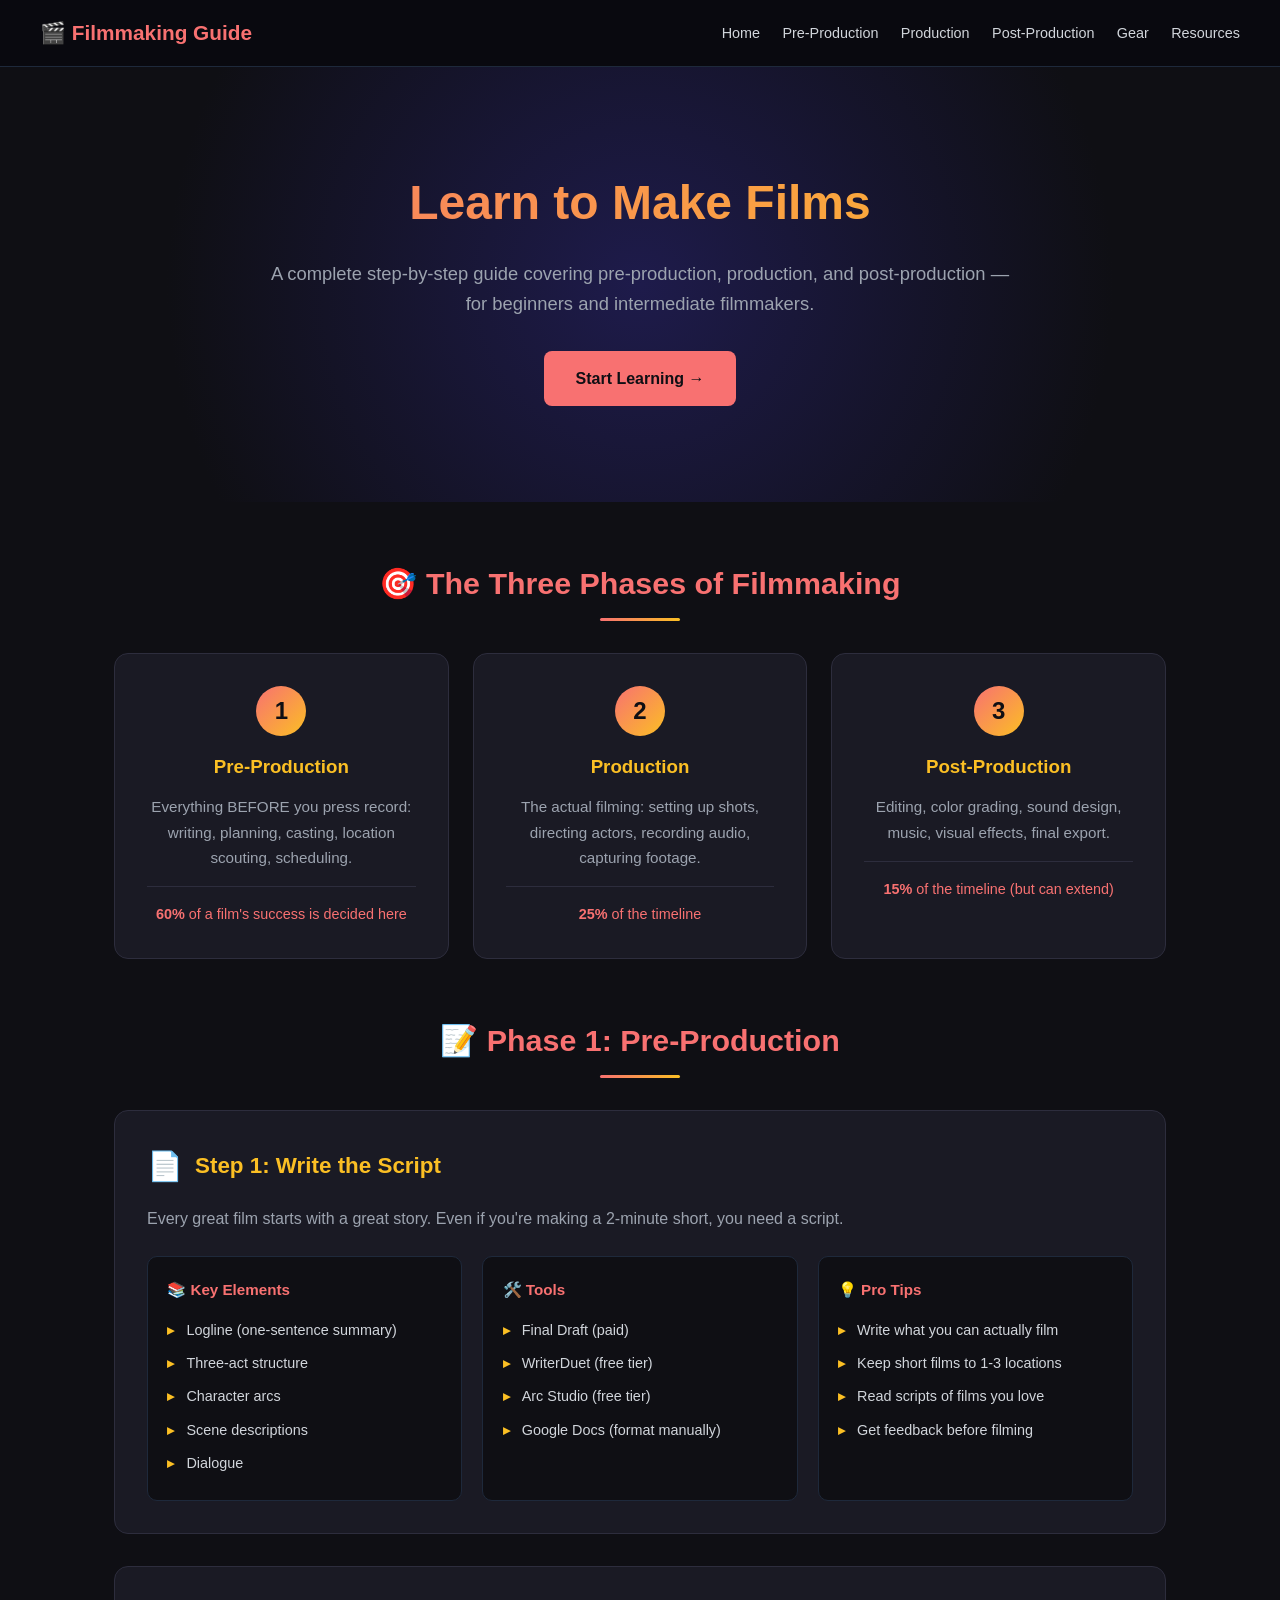
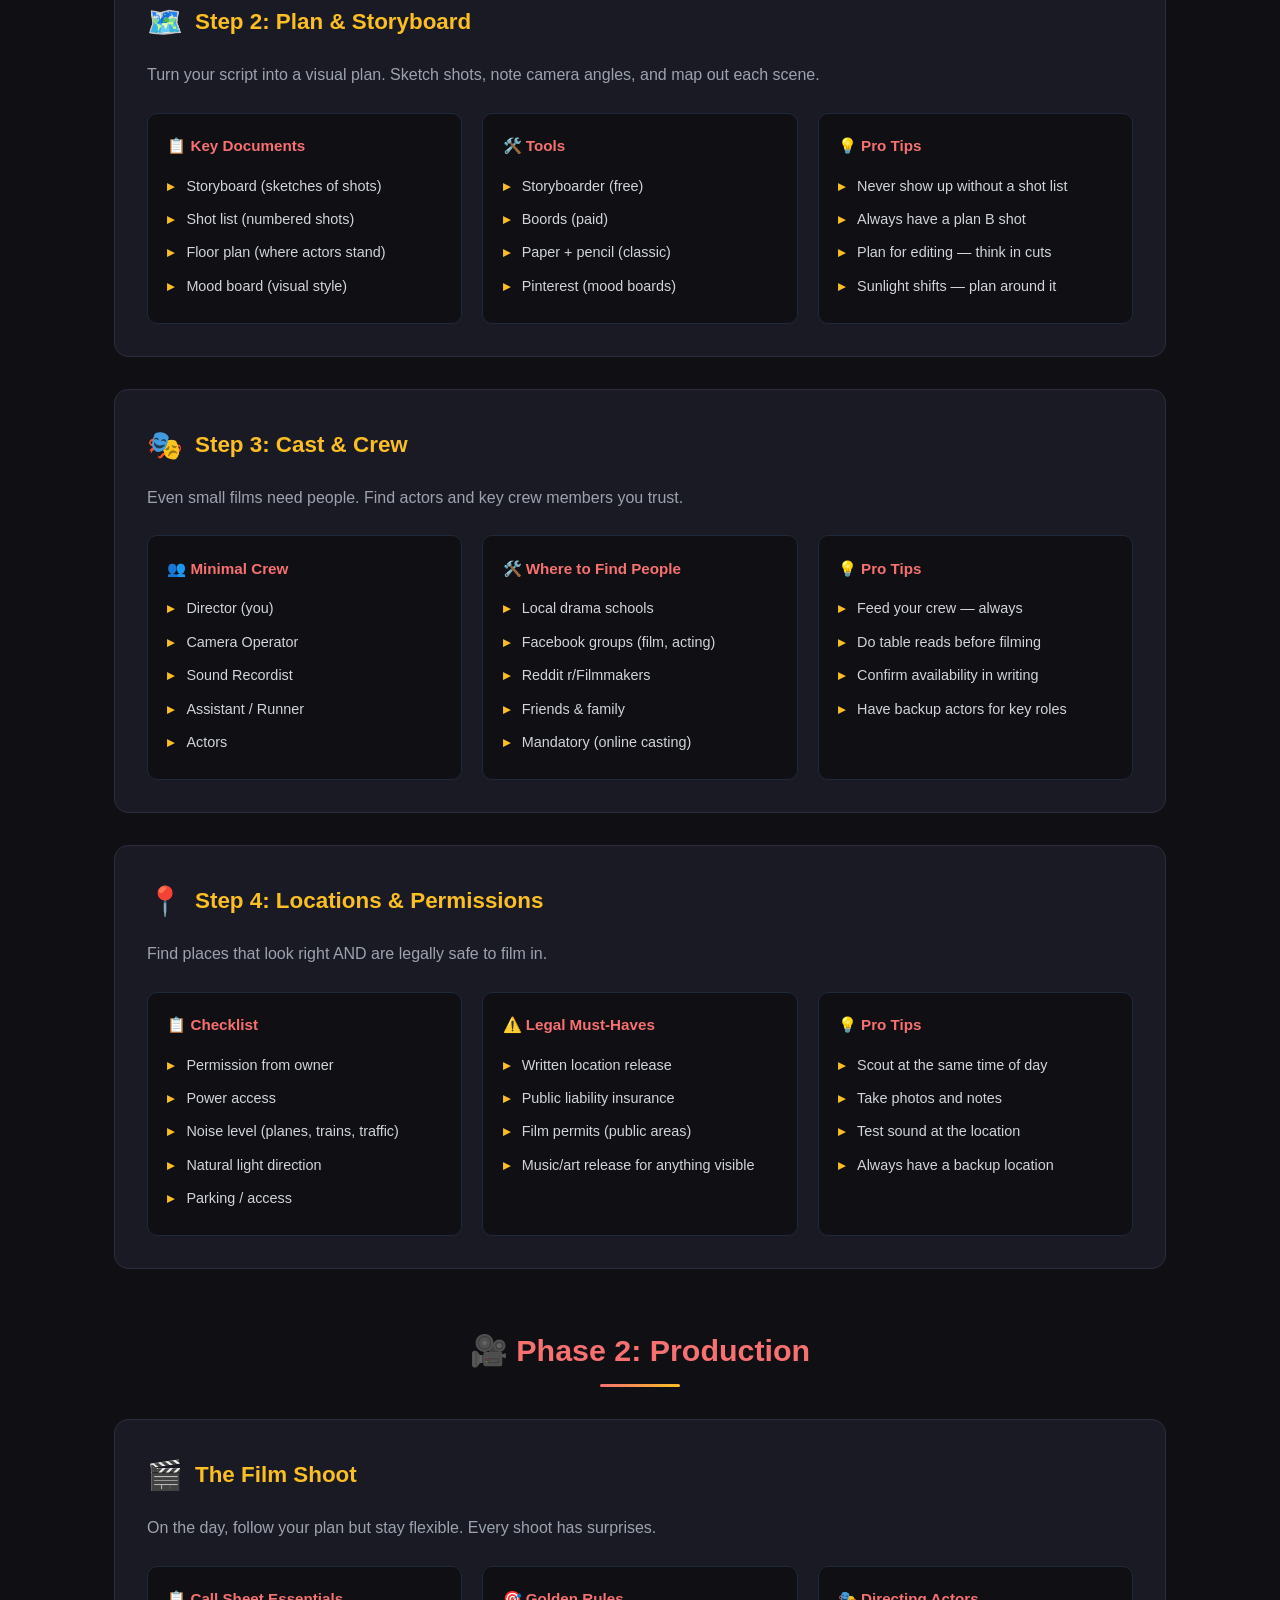
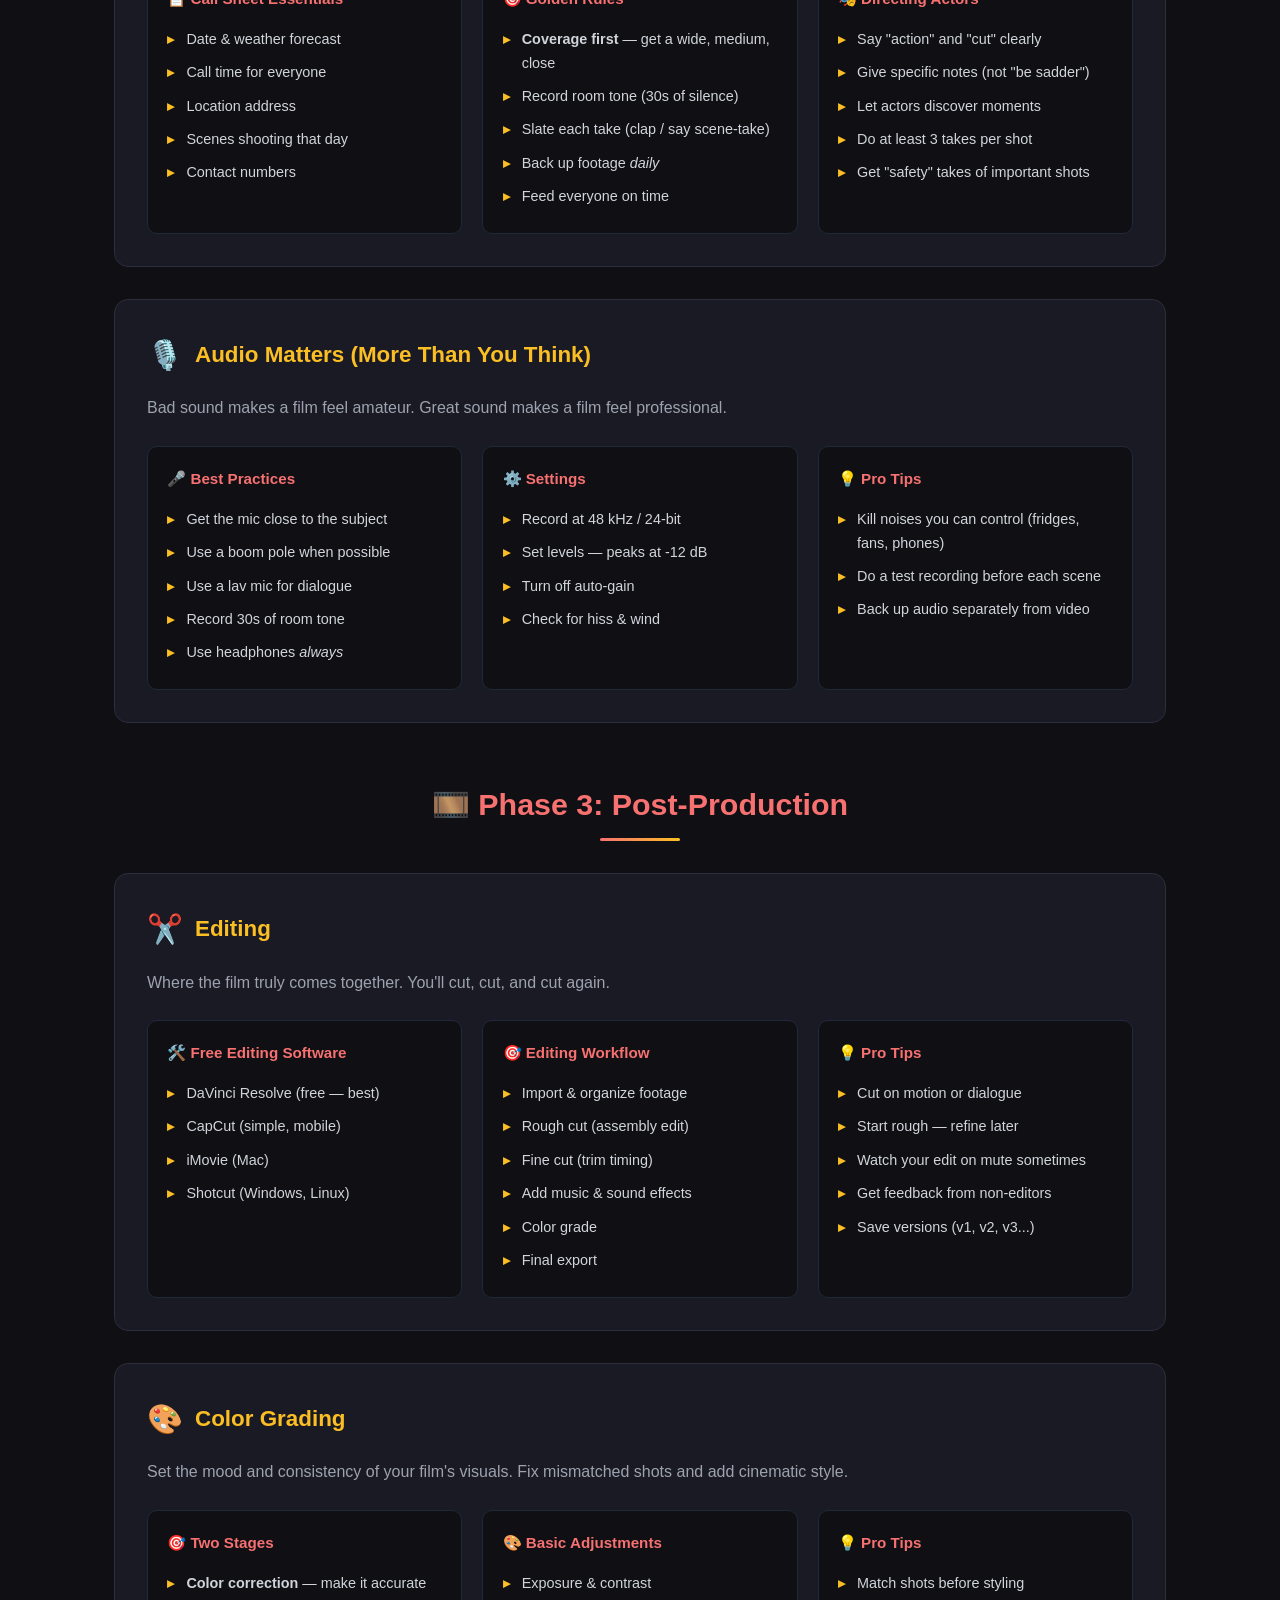
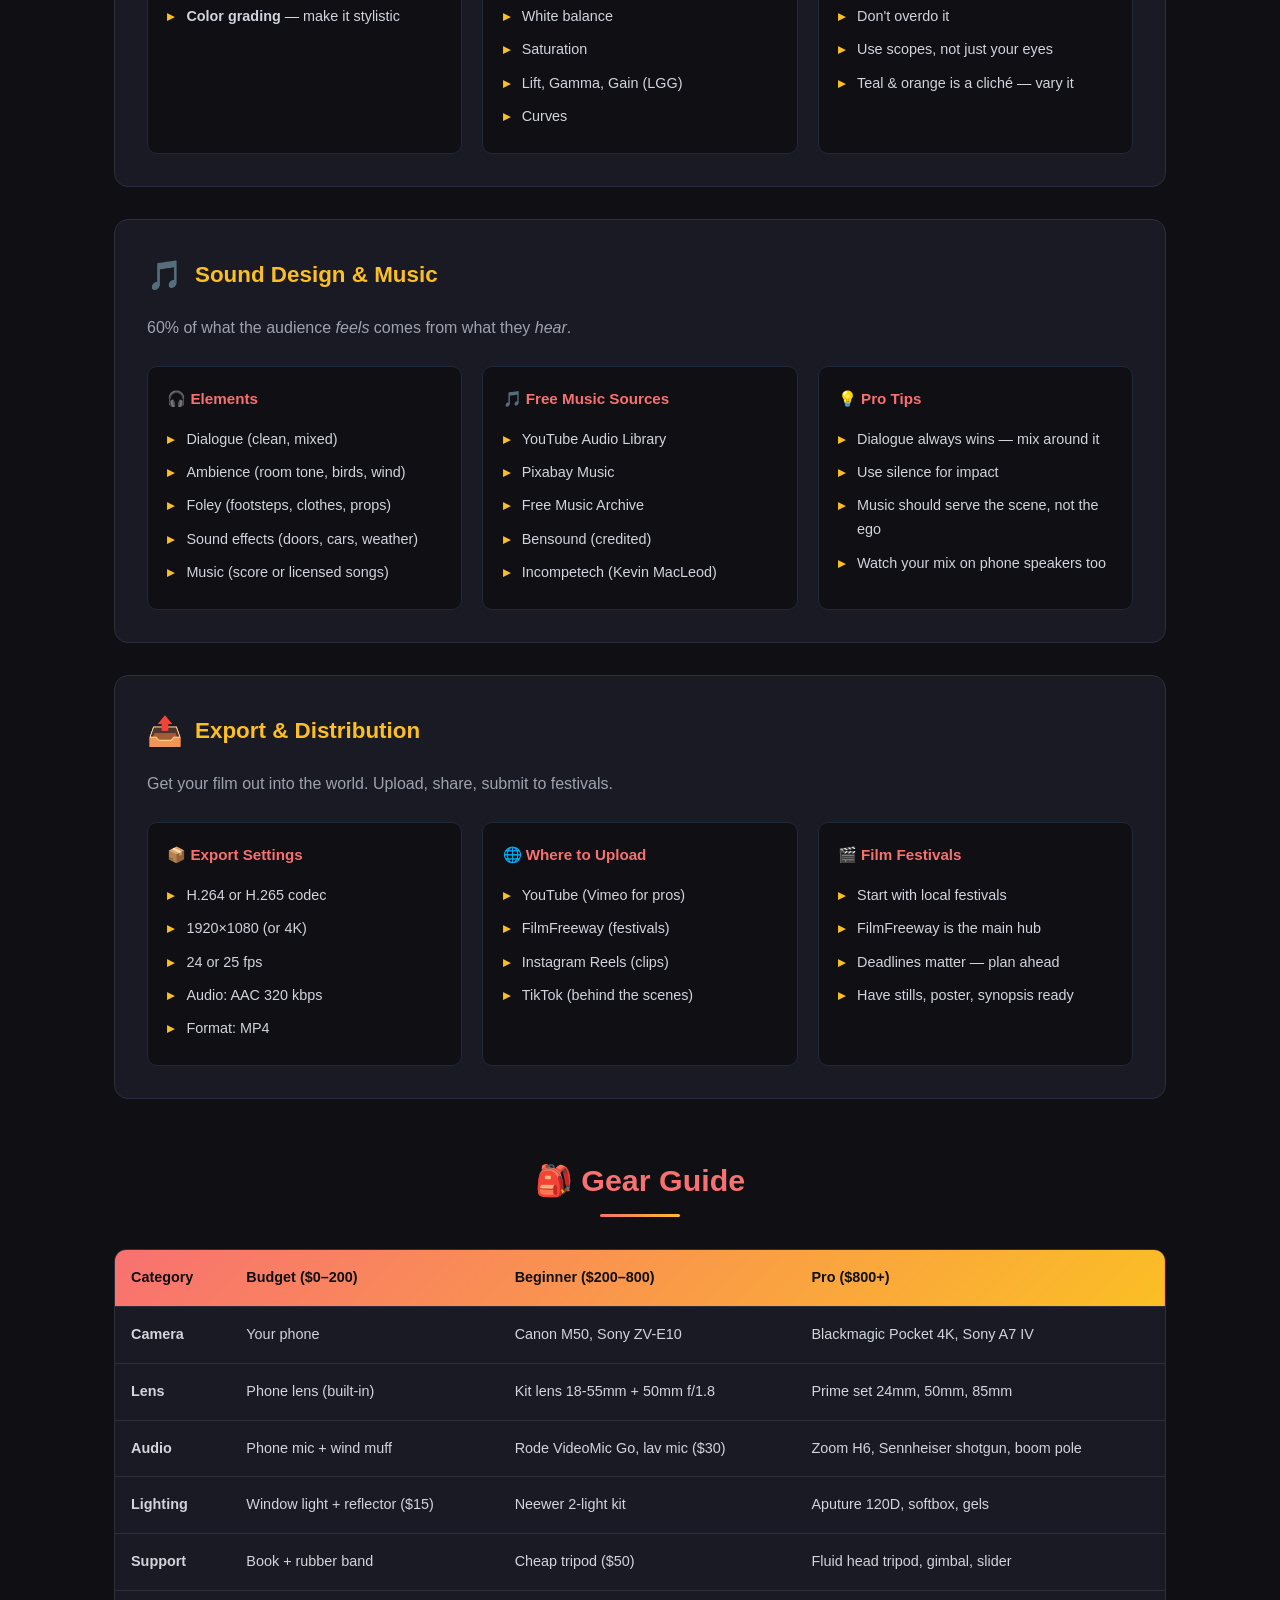
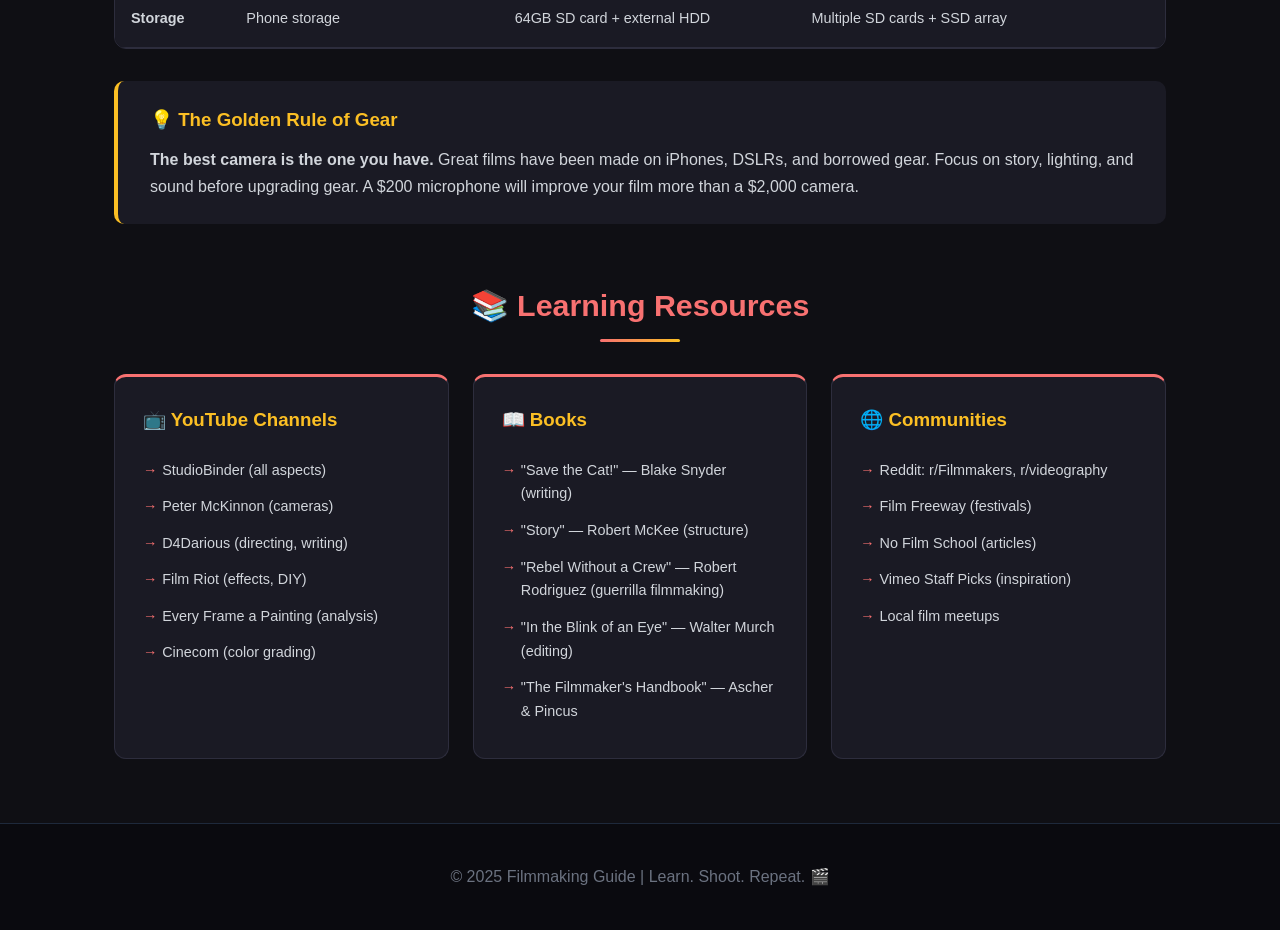
<file: index.html>
<!DOCTYPE html>
<html lang="en">
<head>
    <meta charset="UTF-8">
    <meta name="viewport" content="width=device-width, initial-scale=1.0">
    <title>Filmmaking Guide — From Script to Screen</title>
    <link rel="stylesheet" href="style.css">
</head>
<body>
    <header>
        <nav>
            <h1>🎬 Filmmaking Guide</h1>
            <ul>
                <li><a href="#home">Home</a></li>
                <li><a href="#preproduction">Pre-Production</a></li>
                <li><a href="#production">Production</a></li>
                <li><a href="#postproduction">Post-Production</a></li>
                <li><a href="#gear">Gear</a></li>
                <li><a href="#resources">Resources</a></li>
            </ul>
        </nav>
    </header>

    <section id="home" class="hero">
        <h2>Learn to Make Films</h2>
        <p>A complete step-by-step guide covering pre-production, production, and post-production — for beginners and intermediate filmmakers.</p>
        <a href="#preproduction" class="cta-button">Start Learning →</a>
    </section>

    <!-- OVERVIEW -->
    <section class="content-section">
        <h2>🎯 The Three Phases of Filmmaking</h2>
        <div class="phase-overview">
            <div class="phase-box">
                <span class="phase-number">1</span>
                <h3>Pre-Production</h3>
                <p>Everything BEFORE you press record: writing, planning, casting, location scouting, scheduling.</p>
                <p class="phase-stat"><strong>60%</strong> of a film's success is decided here</p>
            </div>
            <div class="phase-box">
                <span class="phase-number">2</span>
                <h3>Production</h3>
                <p>The actual filming: setting up shots, directing actors, recording audio, capturing footage.</p>
                <p class="phase-stat"><strong>25%</strong> of the timeline</p>
            </div>
            <div class="phase-box">
                <span class="phase-number">3</span>
                <h3>Post-Production</h3>
                <p>Editing, color grading, sound design, music, visual effects, final export.</p>
                <p class="phase-stat"><strong>15%</strong> of the timeline (but can extend)</p>
            </div>
        </div>
    </section>

    <!-- PRE-PRODUCTION -->
    <section id="preproduction" class="content-section">
        <h2>📝 Phase 1: Pre-Production</h2>

        <article class="step-card">
            <div class="step-header">
                <span class="step-icon">📄</span>
                <h3>Step 1: Write the Script</h3>
            </div>
            <p class="description">Every great film starts with a great story. Even if you're making a 2-minute short, you need a script.</p>
            <div class="details-grid">
                <div class="detail">
                    <h4>📚 Key Elements</h4>
                    <ul>
                        <li>Logline (one-sentence summary)</li>
                        <li>Three-act structure</li>
                        <li>Character arcs</li>
                        <li>Scene descriptions</li>
                        <li>Dialogue</li>
                    </ul>
                </div>
                <div class="detail">
                    <h4>🛠️ Tools</h4>
                    <ul>
                        <li>Final Draft (paid)</li>
                        <li>WriterDuet (free tier)</li>
                        <li>Arc Studio (free tier)</li>
                        <li>Google Docs (format manually)</li>
                    </ul>
                </div>
                <div class="detail">
                    <h4>💡 Pro Tips</h4>
                    <ul>
                        <li>Write what you can actually film</li>
                        <li>Keep short films to 1-3 locations</li>
                        <li>Read scripts of films you love</li>
                        <li>Get feedback before filming</li>
                    </ul>
                </div>
            </div>
        </article>

        <article class="step-card">
            <div class="step-header">
                <span class="step-icon">🗺️</span>
                <h3>Step 2: Plan & Storyboard</h3>
            </div>
            <p class="description">Turn your script into a visual plan. Sketch shots, note camera angles, and map out each scene.</p>
            <div class="details-grid">
                <div class="detail">
                    <h4>📋 Key Documents</h4>
                    <ul>
                        <li>Storyboard (sketches of shots)</li>
                        <li>Shot list (numbered shots)</li>
                        <li>Floor plan (where actors stand)</li>
                        <li>Mood board (visual style)</li>
                    </ul>
                </div>
                <div class="detail">
                    <h4>🛠️ Tools</h4>
                    <ul>
                        <li>Storyboarder (free)</li>
                        <li>Boords (paid)</li>
                        <li>Paper + pencil (classic)</li>
                        <li>Pinterest (mood boards)</li>
                    </ul>
                </div>
                <div class="detail">
                    <h4>💡 Pro Tips</h4>
                    <ul>
                        <li>Never show up without a shot list</li>
                        <li>Always have a plan B shot</li>
                        <li>Plan for editing — think in cuts</li>
                        <li>Sunlight shifts — plan around it</li>
                    </ul>
                </div>
            </div>
        </article>

        <article class="step-card">
            <div class="step-header">
                <span class="step-icon">🎭</span>
                <h3>Step 3: Cast & Crew</h3>
            </div>
            <p class="description">Even small films need people. Find actors and key crew members you trust.</p>
            <div class="details-grid">
                <div class="detail">
                    <h4>👥 Minimal Crew</h4>
                    <ul>
                        <li>Director (you)</li>
                        <li>Camera Operator</li>
                        <li>Sound Recordist</li>
                        <li>Assistant / Runner</li>
                        <li>Actors</li>
                    </ul>
                </div>
                <div class="detail">
                    <h4>🛠️ Where to Find People</h4>
                    <ul>
                        <li>Local drama schools</li>
                        <li>Facebook groups (film, acting)</li>
                        <li>Reddit r/Filmmakers</li>
                        <li>Friends & family</li>
                        <li>Mandatory (online casting)</li>
                    </ul>
                </div>
                <div class="detail">
                    <h4>💡 Pro Tips</h4>
                    <ul>
                        <li>Feed your crew — always</li>
                        <li>Do table reads before filming</li>
                        <li>Confirm availability in writing</li>
                        <li>Have backup actors for key roles</li>
                    </ul>
                </div>
            </div>
        </article>

        <article class="step-card">
            <div class="step-header">
                <span class="step-icon">📍</span>
                <h3>Step 4: Locations & Permissions</h3>
            </div>
            <p class="description">Find places that look right AND are legally safe to film in.</p>
            <div class="details-grid">
                <div class="detail">
                    <h4>📋 Checklist</h4>
                    <ul>
                        <li>Permission from owner</li>
                        <li>Power access</li>
                        <li>Noise level (planes, trains, traffic)</li>
                        <li>Natural light direction</li>
                        <li>Parking / access</li>
                    </ul>
                </div>
                <div class="detail">
                    <h4>⚠️ Legal Must-Haves</h4>
                    <ul>
                        <li>Written location release</li>
                        <li>Public liability insurance</li>
                        <li>Film permits (public areas)</li>
                        <li>Music/art release for anything visible</li>
                    </ul>
                </div>
                <div class="detail">
                    <h4>💡 Pro Tips</h4>
                    <ul>
                        <li>Scout at the same time of day</li>
                        <li>Take photos and notes</li>
                        <li>Test sound at the location</li>
                        <li>Always have a backup location</li>
                    </ul>
                </div>
            </div>
        </article>
    </section>

    <!-- PRODUCTION -->
    <section id="production" class="content-section">
        <h2>🎥 Phase 2: Production</h2>

        <article class="step-card">
            <div class="step-header">
                <span class="step-icon">🎬</span>
                <h3>The Film Shoot</h3>
            </div>
            <p class="description">On the day, follow your plan but stay flexible. Every shoot has surprises.</p>
            <div class="details-grid">
                <div class="detail">
                    <h4>📋 Call Sheet Essentials</h4>
                    <ul>
                        <li>Date & weather forecast</li>
                        <li>Call time for everyone</li>
                        <li>Location address</li>
                        <li>Scenes shooting that day</li>
                        <li>Contact numbers</li>
                    </ul>
                </div>
                <div class="detail">
                    <h4>🎯 Golden Rules</h4>
                    <ul>
                        <li><strong>Coverage first</strong> — get a wide, medium, close</li>
                        <li>Record room tone (30s of silence)</li>
                        <li>Slate each take (clap / say scene-take)</li>
                        <li>Back up footage <em>daily</em></li>
                        <li>Feed everyone on time</li>
                    </ul>
                </div>
                <div class="detail">
                    <h4>🎭 Directing Actors</h4>
                    <ul>
                        <li>Say "action" and "cut" clearly</li>
                        <li>Give specific notes (not "be sadder")</li>
                        <li>Let actors discover moments</li>
                        <li>Do at least 3 takes per shot</li>
                        <li>Get "safety" takes of important shots</li>
                    </ul>
                </div>
            </div>
        </article>

        <article class="step-card">
            <div class="step-header">
                <span class="step-icon">🎙️</span>
                <h3>Audio Matters (More Than You Think)</h3>
            </div>
            <p class="description">Bad sound makes a film feel amateur. Great sound makes a film feel professional.</p>
            <div class="details-grid">
                <div class="detail">
                    <h4>🎤 Best Practices</h4>
                    <ul>
                        <li>Get the mic close to the subject</li>
                        <li>Use a boom pole when possible</li>
                        <li>Use a lav mic for dialogue</li>
                        <li>Record 30s of room tone</li>
                        <li>Use headphones <em>always</em></li>
                    </ul>
                </div>
                <div class="detail">
                    <h4>⚙️ Settings</h4>
                    <ul>
                        <li>Record at 48 kHz / 24-bit</li>
                        <li>Set levels — peaks at -12 dB</li>
                        <li>Turn off auto-gain</li>
                        <li>Check for hiss & wind</li>
                    </ul>
                </div>
                <div class="detail">
                    <h4>💡 Pro Tips</h4>
                    <ul>
                        <li>Kill noises you can control (fridges, fans, phones)</li>
                        <li>Do a test recording before each scene</li>
                        <li>Back up audio separately from video</li>
                    </ul>
                </div>
            </div>
        </article>
    </section>

    <!-- POST-PRODUCTION -->
    <section id="postproduction" class="content-section">
        <h2>🎞️ Phase 3: Post-Production</h2>

        <article class="step-card">
            <div class="step-header">
                <span class="step-icon">✂️</span>
                <h3>Editing</h3>
            </div>
            <p class="description">Where the film truly comes together. You'll cut, cut, and cut again.</p>
            <div class="details-grid">
                <div class="detail">
                    <h4>🛠️ Free Editing Software</h4>
                    <ul>
                        <li>DaVinci Resolve (free — best)</li>
                        <li>CapCut (simple, mobile)</li>
                        <li>iMovie (Mac)</li>
                        <li>Shotcut (Windows, Linux)</li>
                    </ul>
                </div>
                <div class="detail">
                    <h4>🎯 Editing Workflow</h4>
                    <ul>
                        <li>Import & organize footage</li>
                        <li>Rough cut (assembly edit)</li>
                        <li>Fine cut (trim timing)</li>
                        <li>Add music & sound effects</li>
                        <li>Color grade</li>
                        <li>Final export</li>
                    </ul>
                </div>
                <div class="detail">
                    <h4>💡 Pro Tips</h4>
                    <ul>
                        <li>Cut on motion or dialogue</li>
                        <li>Start rough — refine later</li>
                        <li>Watch your edit on mute sometimes</li>
                        <li>Get feedback from non-editors</li>
                        <li>Save versions (v1, v2, v3...)</li>
                    </ul>
                </div>
            </div>
        </article>

        <article class="step-card">
            <div class="step-header">
                <span class="step-icon">🎨</span>
                <h3>Color Grading</h3>
            </div>
            <p class="description">Set the mood and consistency of your film's visuals. Fix mismatched shots and add cinematic style.</p>
            <div class="details-grid">
                <div class="detail">
                    <h4>🎯 Two Stages</h4>
                    <ul>
                        <li><strong>Color correction</strong> — make it accurate</li>
                        <li><strong>Color grading</strong> — make it stylistic</li>
                    </ul>
                </div>
                <div class="detail">
                    <h4>🎨 Basic Adjustments</h4>
                    <ul>
                        <li>Exposure & contrast</li>
                        <li>White balance</li>
                        <li>Saturation</li>
                        <li>Lift, Gamma, Gain (LGG)</li>
                        <li>Curves</li>
                    </ul>
                </div>
                <div class="detail">
                    <h4>💡 Pro Tips</h4>
                    <ul>
                        <li>Match shots before styling</li>
                        <li>Don't overdo it</li>
                        <li>Use scopes, not just your eyes</li>
                        <li>Teal & orange is a cliché — vary it</li>
                    </ul>
                </div>
            </div>
        </article>

        <article class="step-card">
            <div class="step-header">
                <span class="step-icon">🎵</span>
                <h3>Sound Design & Music</h3>
            </div>
            <p class="description">60% of what the audience <em>feels</em> comes from what they <em>hear</em>.</p>
            <div class="details-grid">
                <div class="detail">
                    <h4>🎧 Elements</h4>
                    <ul>
                        <li>Dialogue (clean, mixed)</li>
                        <li>Ambience (room tone, birds, wind)</li>
                        <li>Foley (footsteps, clothes, props)</li>
                        <li>Sound effects (doors, cars, weather)</li>
                        <li>Music (score or licensed songs)</li>
                    </ul>
                </div>
                <div class="detail">
                    <h4>🎵 Free Music Sources</h4>
                    <ul>
                        <li>YouTube Audio Library</li>
                        <li>Pixabay Music</li>
                        <li>Free Music Archive</li>
                        <li>Bensound (credited)</li>
                        <li>Incompetech (Kevin MacLeod)</li>
                    </ul>
                </div>
                <div class="detail">
                    <h4>💡 Pro Tips</h4>
                    <ul>
                        <li>Dialogue always wins — mix around it</li>
                        <li>Use silence for impact</li>
                        <li>Music should serve the scene, not the ego</li>
                        <li>Watch your mix on phone speakers too</li>
                    </ul>
                </div>
            </div>
        </article>

        <article class="step-card">
            <div class="step-header">
                <span class="step-icon">📤</span>
                <h3>Export & Distribution</h3>
            </div>
            <p class="description">Get your film out into the world. Upload, share, submit to festivals.</p>
            <div class="details-grid">
                <div class="detail">
                    <h4>📦 Export Settings</h4>
                    <ul>
                        <li>H.264 or H.265 codec</li>
                        <li>1920×1080 (or 4K)</li>
                        <li>24 or 25 fps</li>
                        <li>Audio: AAC 320 kbps</li>
                        <li>Format: MP4</li>
                    </ul>
                </div>
                <div class="detail">
                    <h4>🌐 Where to Upload</h4>
                    <ul>
                        <li>YouTube (Vimeo for pros)</li>
                        <li>FilmFreeway (festivals)</li>
                        <li>Instagram Reels (clips)</li>
                        <li>TikTok (behind the scenes)</li>
                    </ul>
                </div>
                <div class="detail">
                    <h4>🎬 Film Festivals</h4>
                    <ul>
                        <li>Start with local festivals</li>
                        <li>FilmFreeway is the main hub</li>
                        <li>Deadlines matter — plan ahead</li>
                        <li>Have stills, poster, synopsis ready</li>
                    </ul>
                </div>
            </div>
        </article>
    </section>

    <!-- GEAR -->
    <section id="gear" class="content-section">
        <h2>🎒 Gear Guide</h2>

        <div class="gear-table-wrap">
            <table class="gear-table">
                <thead>
                    <tr>
                        <th>Category</th>
                        <th>Budget ($0–200)</th>
                        <th>Beginner ($200–800)</th>
                        <th>Pro ($800+)</th>
                    </tr>
                </thead>
                <tbody>
                    <tr>
                        <td><strong>Camera</strong></td>
                        <td>Your phone</td>
                        <td>Canon M50, Sony ZV-E10</td>
                        <td>Blackmagic Pocket 4K, Sony A7 IV</td>
                    </tr>
                    <tr>
                        <td><strong>Lens</strong></td>
                        <td>Phone lens (built-in)</td>
                        <td>Kit lens 18-55mm + 50mm f/1.8</td>
                        <td>Prime set 24mm, 50mm, 85mm</td>
                    </tr>
                    <tr>
                        <td><strong>Audio</strong></td>
                        <td>Phone mic + wind muff</td>
                        <td>Rode VideoMic Go, lav mic ($30)</td>
                        <td>Zoom H6, Sennheiser shotgun, boom pole</td>
                    </tr>
                    <tr>
                        <td><strong>Lighting</strong></td>
                        <td>Window light + reflector ($15)</td>
                        <td>Neewer 2-light kit</td>
                        <td>Aputure 120D, softbox, gels</td>
                    </tr>
                    <tr>
                        <td><strong>Support</strong></td>
                        <td>Book + rubber band</td>
                        <td>Cheap tripod ($50)</td>
                        <td>Fluid head tripod, gimbal, slider</td>
                    </tr>
                    <tr>
                        <td><strong>Storage</strong></td>
                        <td>Phone storage</td>
                        <td>64GB SD card + external HDD</td>
                        <td>Multiple SD cards + SSD array</td>
                    </tr>
                </tbody>
            </table>
        </div>

        <div class="gear-tip">
            <h3>💡 The Golden Rule of Gear</h3>
            <p><strong>The best camera is the one you have.</strong> Great films have been made on iPhones, DSLRs, and borrowed gear. Focus on story, lighting, and sound before upgrading gear. A $200 microphone will improve your film more than a $2,000 camera.</p>
        </div>
    </section>

    <!-- RESOURCES -->
    <section id="resources" class="content-section">
        <h2>📚 Learning Resources</h2>

        <div class="resources-grid">
            <div class="resource-card">
                <h3>📺 YouTube Channels</h3>
                <ul>
                    <li>StudioBinder (all aspects)</li>
                    <li>Peter McKinnon (cameras)</li>
                    <li>D4Darious (directing, writing)</li>
                    <li>Film Riot (effects, DIY)</li>
                    <li>Every Frame a Painting (analysis)</li>
                    <li>Cinecom (color grading)</li>
                </ul>
            </div>
            <div class="resource-card">
                <h3>📖 Books</h3>
                <ul>
                    <li>"Save the Cat!" — Blake Snyder (writing)</li>
                    <li>"Story" — Robert McKee (structure)</li>
                    <li>"Rebel Without a Crew" — Robert Rodriguez (guerrilla filmmaking)</li>
                    <li>"In the Blink of an Eye" — Walter Murch (editing)</li>
                    <li>"The Filmmaker's Handbook" — Ascher & Pincus</li>
                </ul>
            </div>
            <div class="resource-card">
                <h3>🌐 Communities</h3>
                <ul>
                    <li>Reddit: r/Filmmakers, r/videography</li>
                    <li>Film Freeway (festivals)</li>
                    <li>No Film School (articles)</li>
                    <li>Vimeo Staff Picks (inspiration)</li>
                    <li>Local film meetups</li>
                </ul>
            </div>
        </div>
    </section>

    <footer>
        <p>© 2025 Filmmaking Guide | Learn. Shoot. Repeat. 🎬</p>
    </footer>

    <script src="script.js"></script>
</body>
</html>
</file>
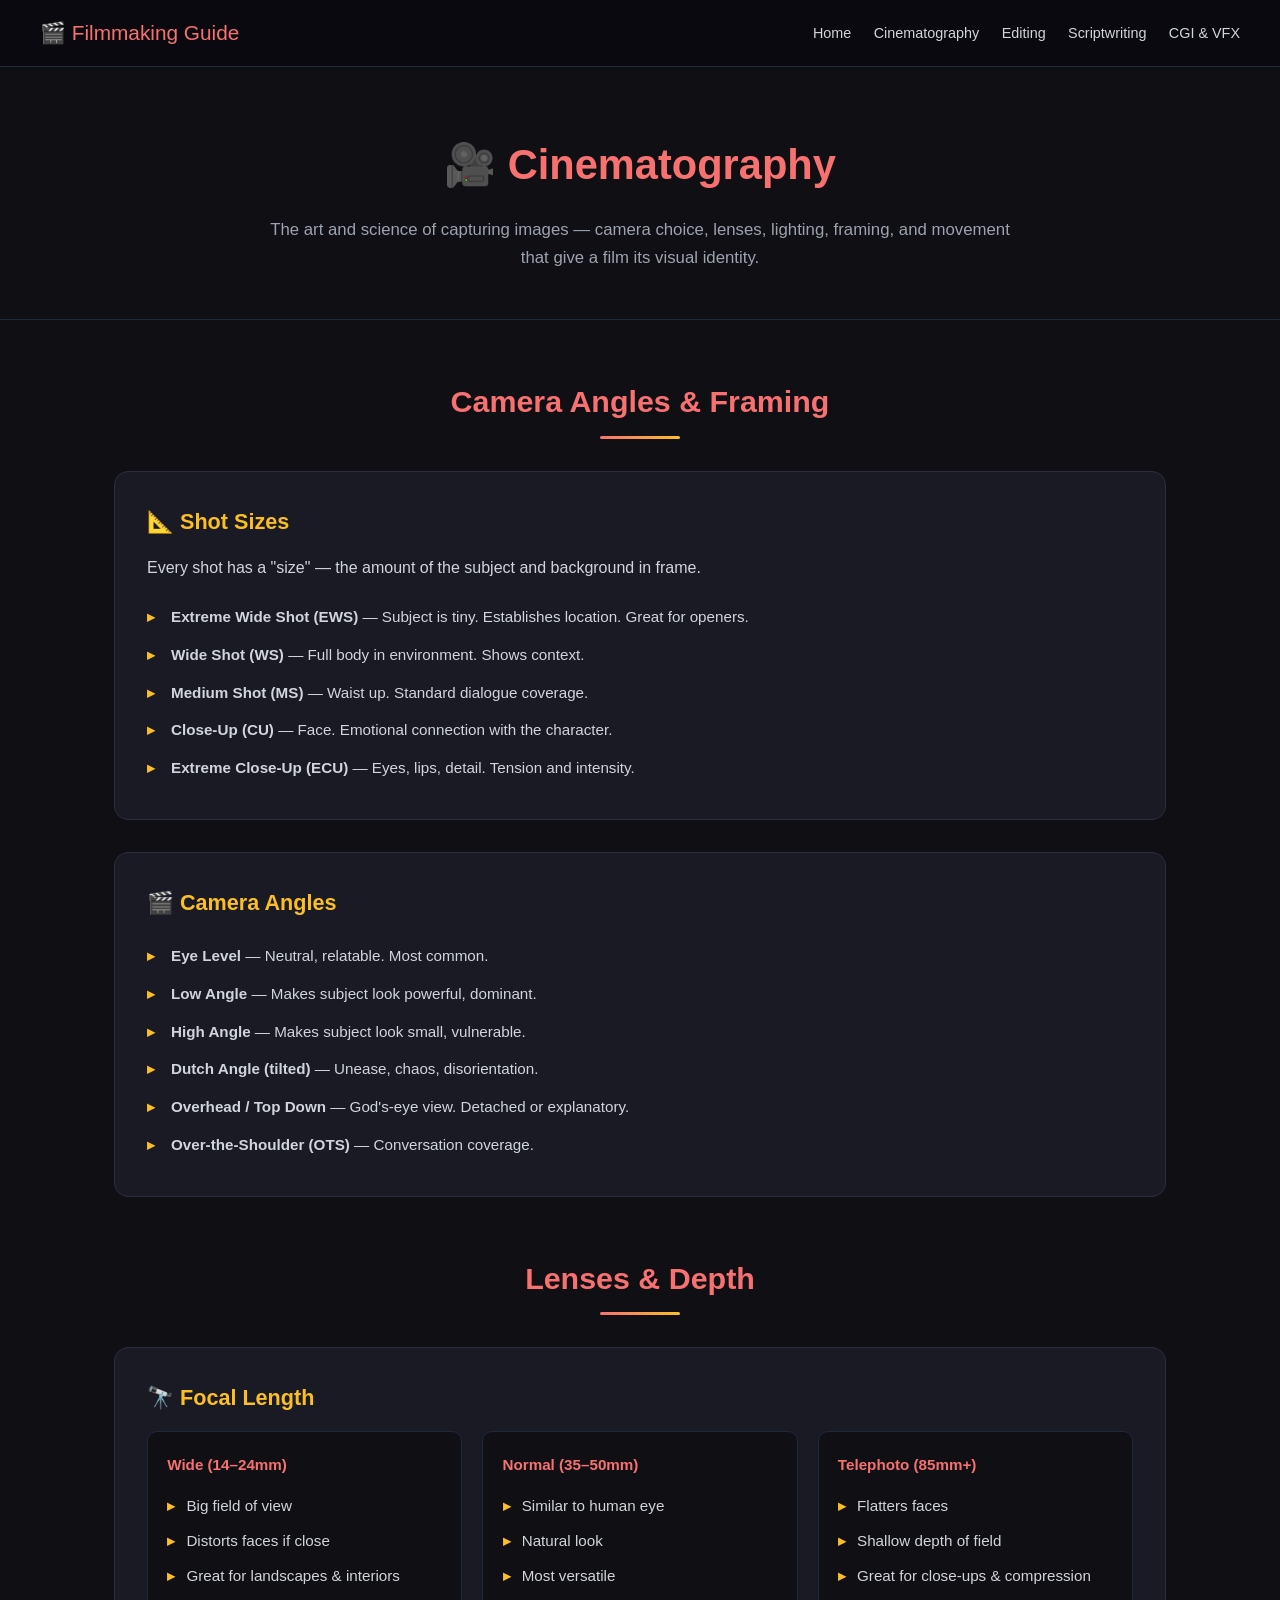
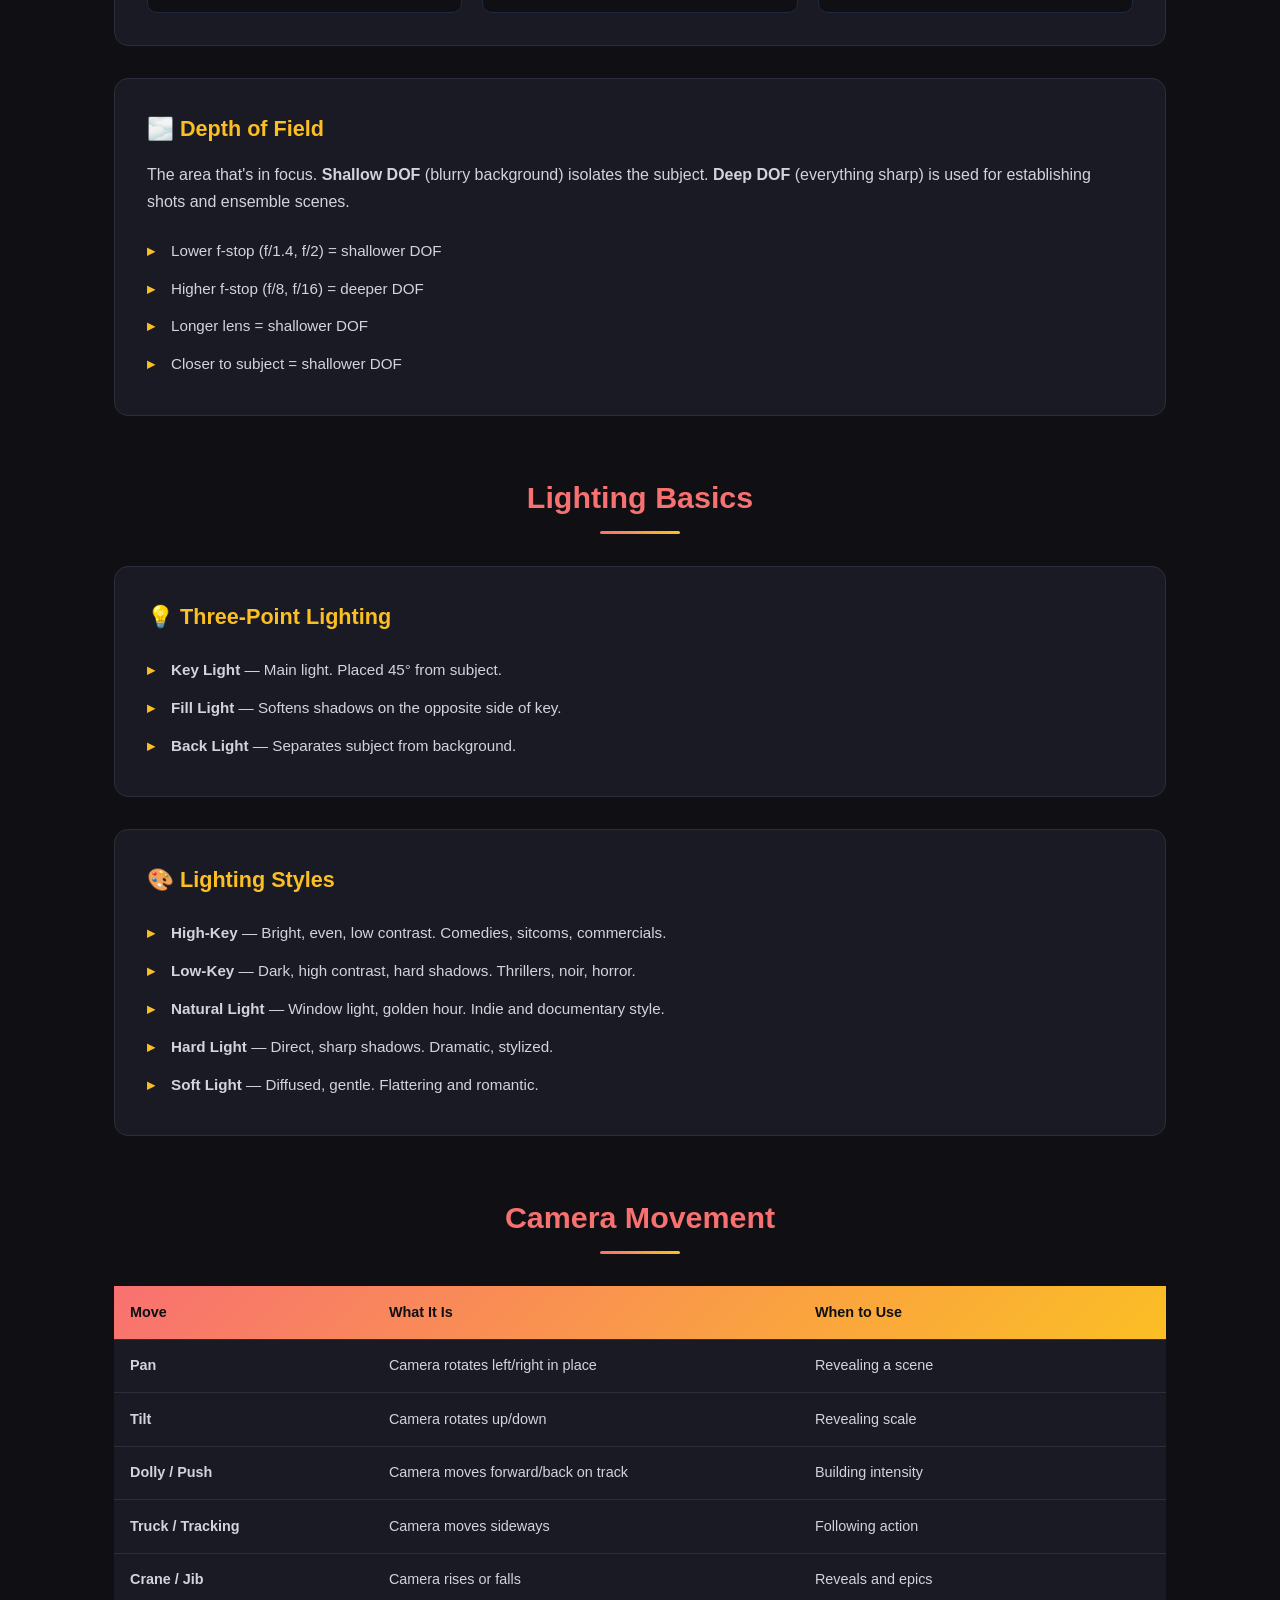
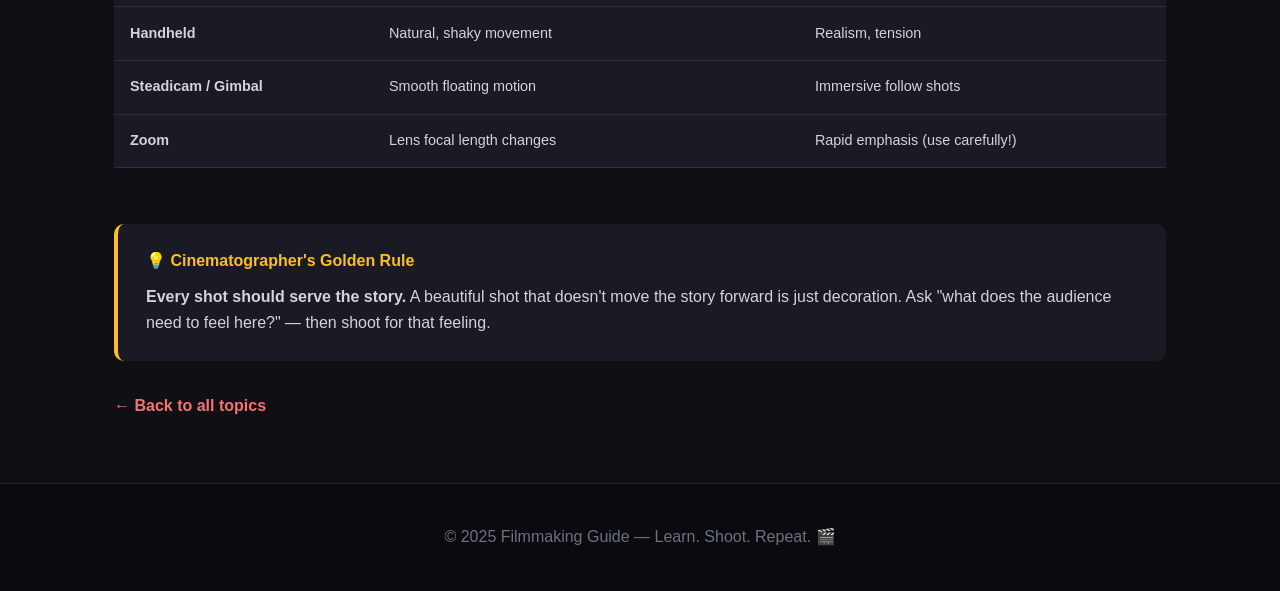
<file: cinematography.html>
<!DOCTYPE html>
<html lang="en">
<head>
    <meta charset="UTF-8">
    <meta name="viewport" content="width=device-width, initial-scale=1.0">
    <title>Cinematography — Filmmaking Guide</title>
    <link rel="stylesheet" href="style.css">
</head>
<body>
    <header>
        <nav>
            <h1><a href="index.html">🎬 Filmmaking Guide</a></h1>
            <ul>
                <li><a href="index.html">Home</a></li>
                <li><a href="cinematography.html">Cinematography</a></li>
                <li><a href="editing.html">Editing</a></li>
                <li><a href="scriptwriting.html">Scriptwriting</a></li>
                <li><a href="cgi.html">CGI & VFX</a></li>
            </ul>
        </nav>
    </header>

    <section class="page-hero">
        <h2>🎥 Cinematography</h2>
        <p>The art and science of capturing images — camera choice, lenses, lighting, framing, and movement that give a film its visual identity.</p>
    </section>

    <section class="content-section">
        <h2>Camera Angles & Framing</h2>

        <div class="info-card">
            <h3>📐 Shot Sizes</h3>
            <p>Every shot has a "size" — the amount of the subject and background in frame.</p>
            <ul>
                <li><strong>Extreme Wide Shot (EWS)</strong> — Subject is tiny. Establishes location. Great for openers.</li>
                <li><strong>Wide Shot (WS)</strong> — Full body in environment. Shows context.</li>
                <li><strong>Medium Shot (MS)</strong> — Waist up. Standard dialogue coverage.</li>
                <li><strong>Close-Up (CU)</strong> — Face. Emotional connection with the character.</li>
                <li><strong>Extreme Close-Up (ECU)</strong> — Eyes, lips, detail. Tension and intensity.</li>
            </ul>
        </div>

        <div class="info-card">
            <h3>🎬 Camera Angles</h3>
            <ul>
                <li><strong>Eye Level</strong> — Neutral, relatable. Most common.</li>
                <li><strong>Low Angle</strong> — Makes subject look powerful, dominant.</li>
                <li><strong>High Angle</strong> — Makes subject look small, vulnerable.</li>
                <li><strong>Dutch Angle (tilted)</strong> — Unease, chaos, disorientation.</li>
                <li><strong>Overhead / Top Down</strong> — God's-eye view. Detached or explanatory.</li>
                <li><strong>Over-the-Shoulder (OTS)</strong> — Conversation coverage.</li>
            </ul>
        </div>
    </section>

    <section class="content-section">
        <h2>Lenses & Depth</h2>

        <div class="info-card">
            <h3>🔭 Focal Length</h3>
            <div class="details-grid">
                <div class="detail">
                    <h4>Wide (14–24mm)</h4>
                    <ul>
                        <li>Big field of view</li>
                        <li>Distorts faces if close</li>
                        <li>Great for landscapes & interiors</li>
                    </ul>
                </div>
                <div class="detail">
                    <h4>Normal (35–50mm)</h4>
                    <ul>
                        <li>Similar to human eye</li>
                        <li>Natural look</li>
                        <li>Most versatile</li>
                    </ul>
                </div>
                <div class="detail">
                    <h4>Telephoto (85mm+)</h4>
                    <ul>
                        <li>Flatters faces</li>
                        <li>Shallow depth of field</li>
                        <li>Great for close-ups & compression</li>
                    </ul>
                </div>
            </div>
        </div>

        <div class="info-card">
            <h3>🌫️ Depth of Field</h3>
            <p>The area that's in focus. <strong>Shallow DOF</strong> (blurry background) isolates the subject. <strong>Deep DOF</strong> (everything sharp) is used for establishing shots and ensemble scenes.</p>
            <ul>
                <li>Lower f-stop (f/1.4, f/2) = shallower DOF</li>
                <li>Higher f-stop (f/8, f/16) = deeper DOF</li>
                <li>Longer lens = shallower DOF</li>
                <li>Closer to subject = shallower DOF</li>
            </ul>
        </div>
    </section>

    <section class="content-section">
        <h2>Lighting Basics</h2>

        <div class="info-card">
            <h3>💡 Three-Point Lighting</h3>
            <ul>
                <li><strong>Key Light</strong> — Main light. Placed 45° from subject.</li>
                <li><strong>Fill Light</strong> — Softens shadows on the opposite side of key.</li>
                <li><strong>Back Light</strong> — Separates subject from background.</li>
            </ul>
        </div>

        <div class="info-card">
            <h3>🎨 Lighting Styles</h3>
            <ul>
                <li><strong>High-Key</strong> — Bright, even, low contrast. Comedies, sitcoms, commercials.</li>
                <li><strong>Low-Key</strong> — Dark, high contrast, hard shadows. Thrillers, noir, horror.</li>
                <li><strong>Natural Light</strong> — Window light, golden hour. Indie and documentary style.</li>
                <li><strong>Hard Light</strong> — Direct, sharp shadows. Dramatic, stylized.</li>
                <li><strong>Soft Light</strong> — Diffused, gentle. Flattering and romantic.</li>
            </ul>
        </div>
    </section>

    <section class="content-section">
        <h2>Camera Movement</h2>
        <table>
            <thead>
                <tr>
                    <th>Move</th>
                    <th>What It Is</th>
                    <th>When to Use</th>
                </tr>
            </thead>
            <tbody>
                <tr><td><strong>Pan</strong></td><td>Camera rotates left/right in place</td><td>Revealing a scene</td></tr>
                <tr><td><strong>Tilt</strong></td><td>Camera rotates up/down</td><td>Revealing scale</td></tr>
                <tr><td><strong>Dolly / Push</strong></td><td>Camera moves forward/back on track</td><td>Building intensity</td></tr>
                <tr><td><strong>Truck / Tracking</strong></td><td>Camera moves sideways</td><td>Following action</td></tr>
                <tr><td><strong>Crane / Jib</strong></td><td>Camera rises or falls</td><td>Reveals and epics</td></tr>
                <tr><td><strong>Handheld</strong></td><td>Natural, shaky movement</td><td>Realism, tension</td></tr>
                <tr><td><strong>Steadicam / Gimbal</strong></td><td>Smooth floating motion</td><td>Immersive follow shots</td></tr>
                <tr><td><strong>Zoom</strong></td><td>Lens focal length changes</td><td>Rapid emphasis (use carefully!)</td></tr>
            </tbody>
        </table>
    </section>

    <section class="content-section">
        <div class="tip-box">
            <h4>💡 Cinematographer's Golden Rule</h4>
            <p><strong>Every shot should serve the story.</strong> A beautiful shot that doesn't move the story forward is just decoration. Ask "what does the audience need to feel here?" — then shoot for that feeling.</p>
        </div>
        <a href="index.html" class="back-link">← Back to all topics</a>
    </section>

    <footer>
        <p>© 2025 Filmmaking Guide — Learn. Shoot. Repeat. 🎬</p>
    </footer>

    <script src="script.js"></script>
</body>
</html>
</file>
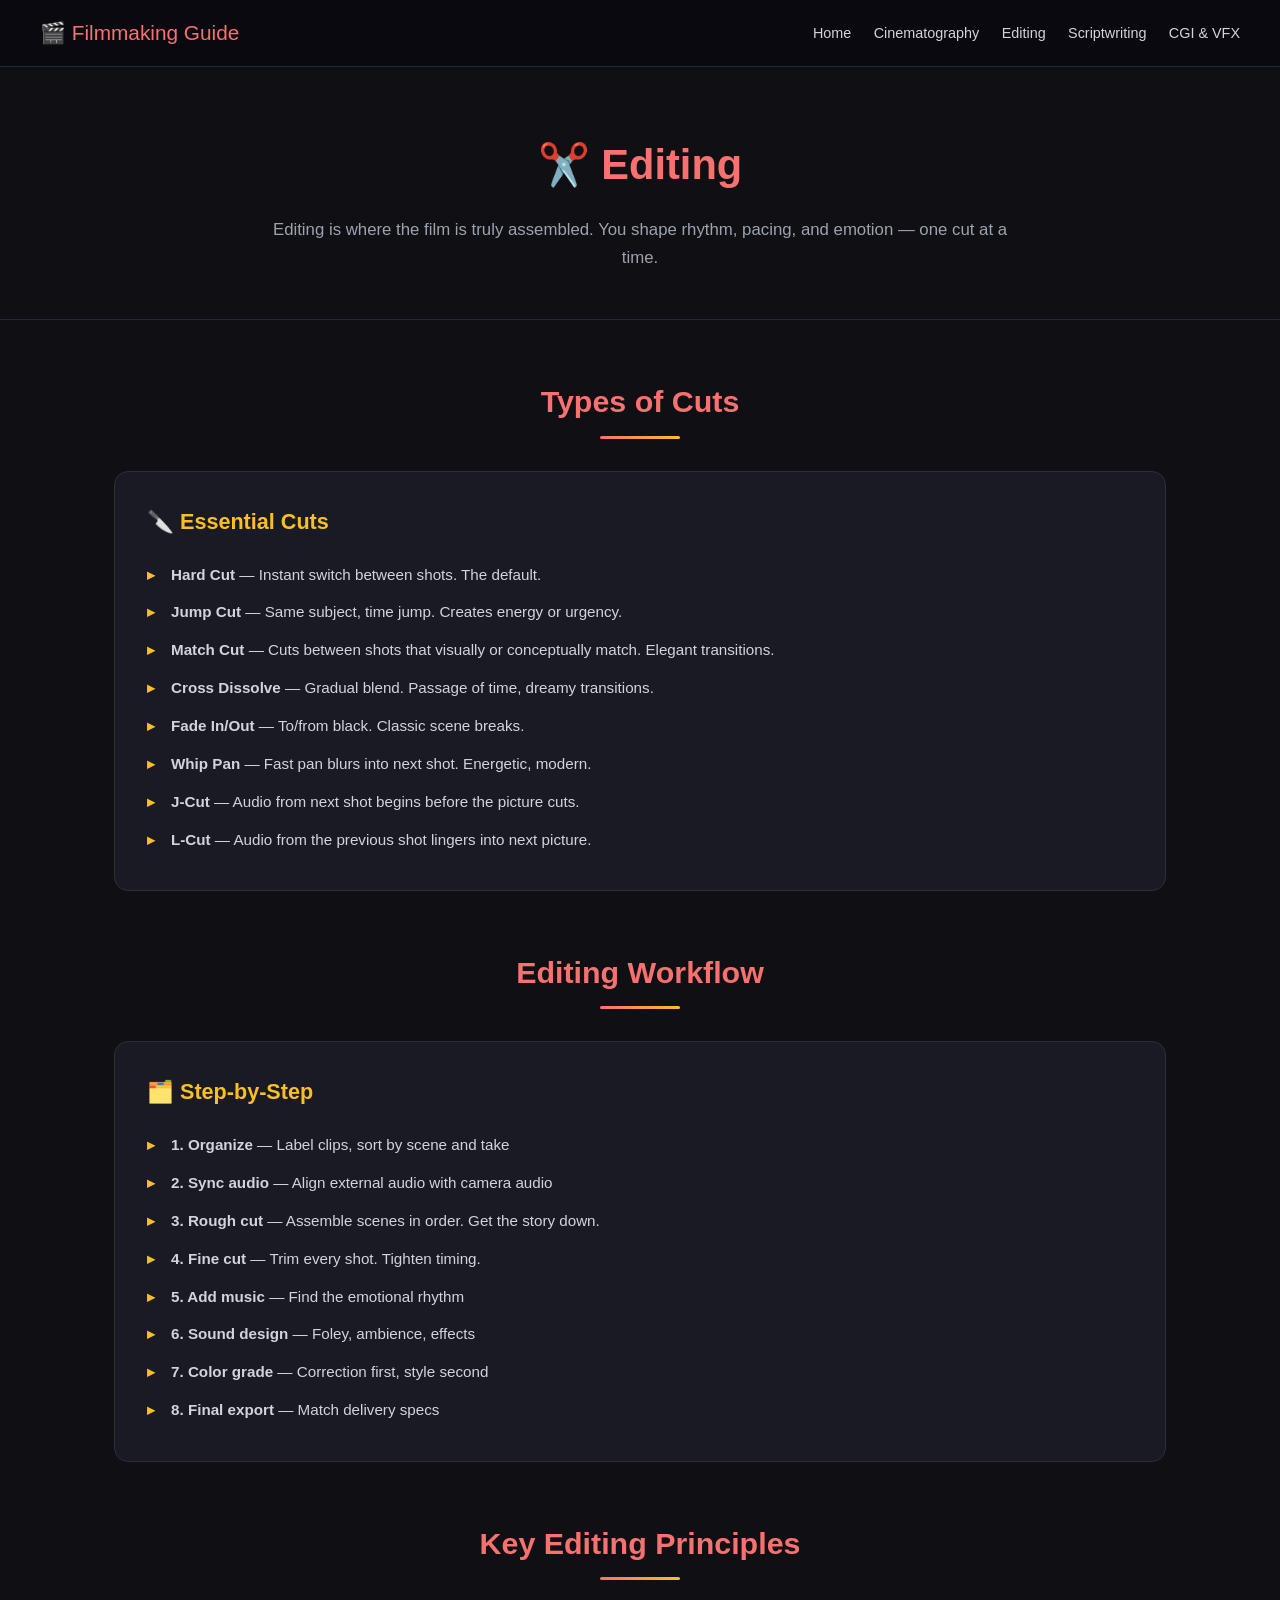
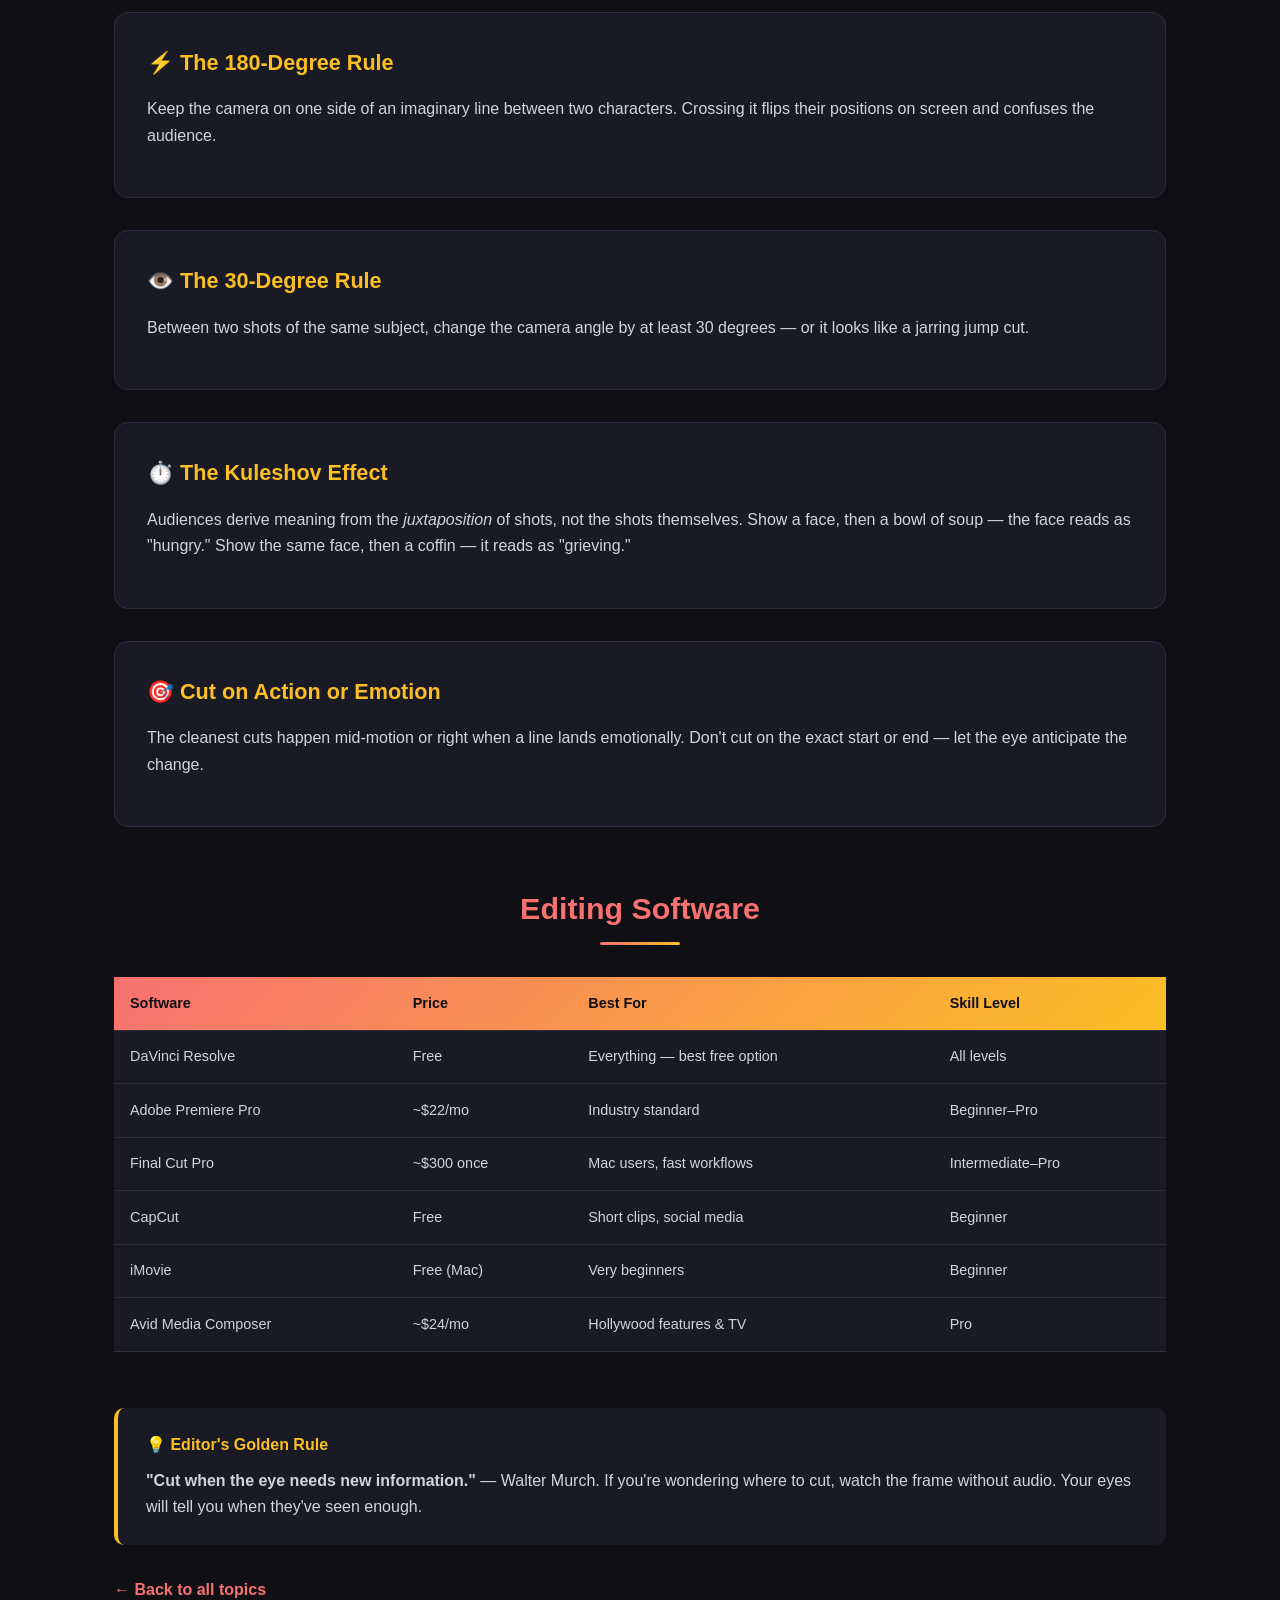
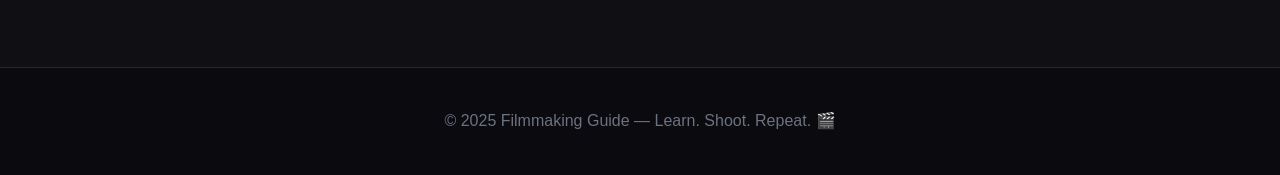
<file: editing.html>
<!DOCTYPE html>
<html lang="en">
<head>
    <meta charset="UTF-8">
    <meta name="viewport" content="width=device-width, initial-scale=1.0">
    <title>Editing — Filmmaking Guide</title>
    <link rel="stylesheet" href="style.css">
</head>
<body>
    <header>
        <nav>
            <h1><a href="index.html">🎬 Filmmaking Guide</a></h1>
            <ul>
                <li><a href="index.html">Home</a></li>
                <li><a href="cinematography.html">Cinematography</a></li>
                <li><a href="editing.html">Editing</a></li>
                <li><a href="scriptwriting.html">Scriptwriting</a></li>
                <li><a href="cgi.html">CGI & VFX</a></li>
            </ul>
        </nav>
    </header>

    <section class="page-hero">
        <h2>✂️ Editing</h2>
        <p>Editing is where the film is truly assembled. You shape rhythm, pacing, and emotion — one cut at a time.</p>
    </section>

    <section class="content-section">
        <h2>Types of Cuts</h2>

        <div class="info-card">
            <h3>🔪 Essential Cuts</h3>
            <ul>
                <li><strong>Hard Cut</strong> — Instant switch between shots. The default.</li>
                <li><strong>Jump Cut</strong> — Same subject, time jump. Creates energy or urgency.</li>
                <li><strong>Match Cut</strong> — Cuts between shots that visually or conceptually match. Elegant transitions.</li>
                <li><strong>Cross Dissolve</strong> — Gradual blend. Passage of time, dreamy transitions.</li>
                <li><strong>Fade In/Out</strong> — To/from black. Classic scene breaks.</li>
                <li><strong>Whip Pan</strong> — Fast pan blurs into next shot. Energetic, modern.</li>
                <li><strong>J-Cut</strong> — Audio from next shot begins before the picture cuts.</li>
                <li><strong>L-Cut</strong> — Audio from the previous shot lingers into next picture.</li>
            </ul>
        </div>
    </section>

    <section class="content-section">
        <h2>Editing Workflow</h2>

        <div class="info-card">
            <h3>🗂️ Step-by-Step</h3>
            <ul>
                <li><strong>1. Organize</strong> — Label clips, sort by scene and take</li>
                <li><strong>2. Sync audio</strong> — Align external audio with camera audio</li>
                <li><strong>3. Rough cut</strong> — Assemble scenes in order. Get the story down.</li>
                <li><strong>4. Fine cut</strong> — Trim every shot. Tighten timing.</li>
                <li><strong>5. Add music</strong> — Find the emotional rhythm</li>
                <li><strong>6. Sound design</strong> — Foley, ambience, effects</li>
                <li><strong>7. Color grade</strong> — Correction first, style second</li>
                <li><strong>8. Final export</strong> — Match delivery specs</li>
            </ul>
        </div>
    </section>

    <section class="content-section">
        <h2>Key Editing Principles</h2>

        <div class="info-card">
            <h3>⚡ The 180-Degree Rule</h3>
            <p>Keep the camera on one side of an imaginary line between two characters. Crossing it flips their positions on screen and confuses the audience.</p>
        </div>

        <div class="info-card">
            <h3>👁️ The 30-Degree Rule</h3>
            <p>Between two shots of the same subject, change the camera angle by at least 30 degrees — or it looks like a jarring jump cut.</p>
        </div>

        <div class="info-card">
            <h3>⏱️ The Kuleshov Effect</h3>
            <p>Audiences derive meaning from the <em>juxtaposition</em> of shots, not the shots themselves. Show a face, then a bowl of soup — the face reads as "hungry." Show the same face, then a coffin — it reads as "grieving."</p>
        </div>

        <div class="info-card">
            <h3>🎯 Cut on Action or Emotion</h3>
            <p>The cleanest cuts happen mid-motion or right when a line lands emotionally. Don't cut on the exact start or end — let the eye anticipate the change.</p>
        </div>
    </section>

    <section class="content-section">
        <h2>Editing Software</h2>
        <table>
            <thead>
                <tr>
                    <th>Software</th>
                    <th>Price</th>
                    <th>Best For</th>
                    <th>Skill Level</th>
                </tr>
            </thead>
            <tbody>
                <tr><td>DaVinci Resolve</td><td>Free</td><td>Everything — best free option</td><td>All levels</td></tr>
                <tr><td>Adobe Premiere Pro</td><td>~$22/mo</td><td>Industry standard</td><td>Beginner–Pro</td></tr>
                <tr><td>Final Cut Pro</td><td>~$300 once</td><td>Mac users, fast workflows</td><td>Intermediate–Pro</td></tr>
                <tr><td>CapCut</td><td>Free</td><td>Short clips, social media</td><td>Beginner</td></tr>
                <tr><td>iMovie</td><td>Free (Mac)</td><td>Very beginners</td><td>Beginner</td></tr>
                <tr><td>Avid Media Composer</td><td>~$24/mo</td><td>Hollywood features & TV</td><td>Pro</td></tr>
            </tbody>
        </table>
    </section>

    <section class="content-section">
        <div class="tip-box">
            <h4>💡 Editor's Golden Rule</h4>
            <p><strong>"Cut when the eye needs new information."</strong> — Walter Murch. If you're wondering where to cut, watch the frame without audio. Your eyes will tell you when they've seen enough.</p>
        </div>
        <a href="index.html" class="back-link">← Back to all topics</a>
    </section>

    <footer>
        <p>© 2025 Filmmaking Guide — Learn. Shoot. Repeat. 🎬</p>
    </footer>

    <script src="script.js"></script>
</body>
</html>
</file>
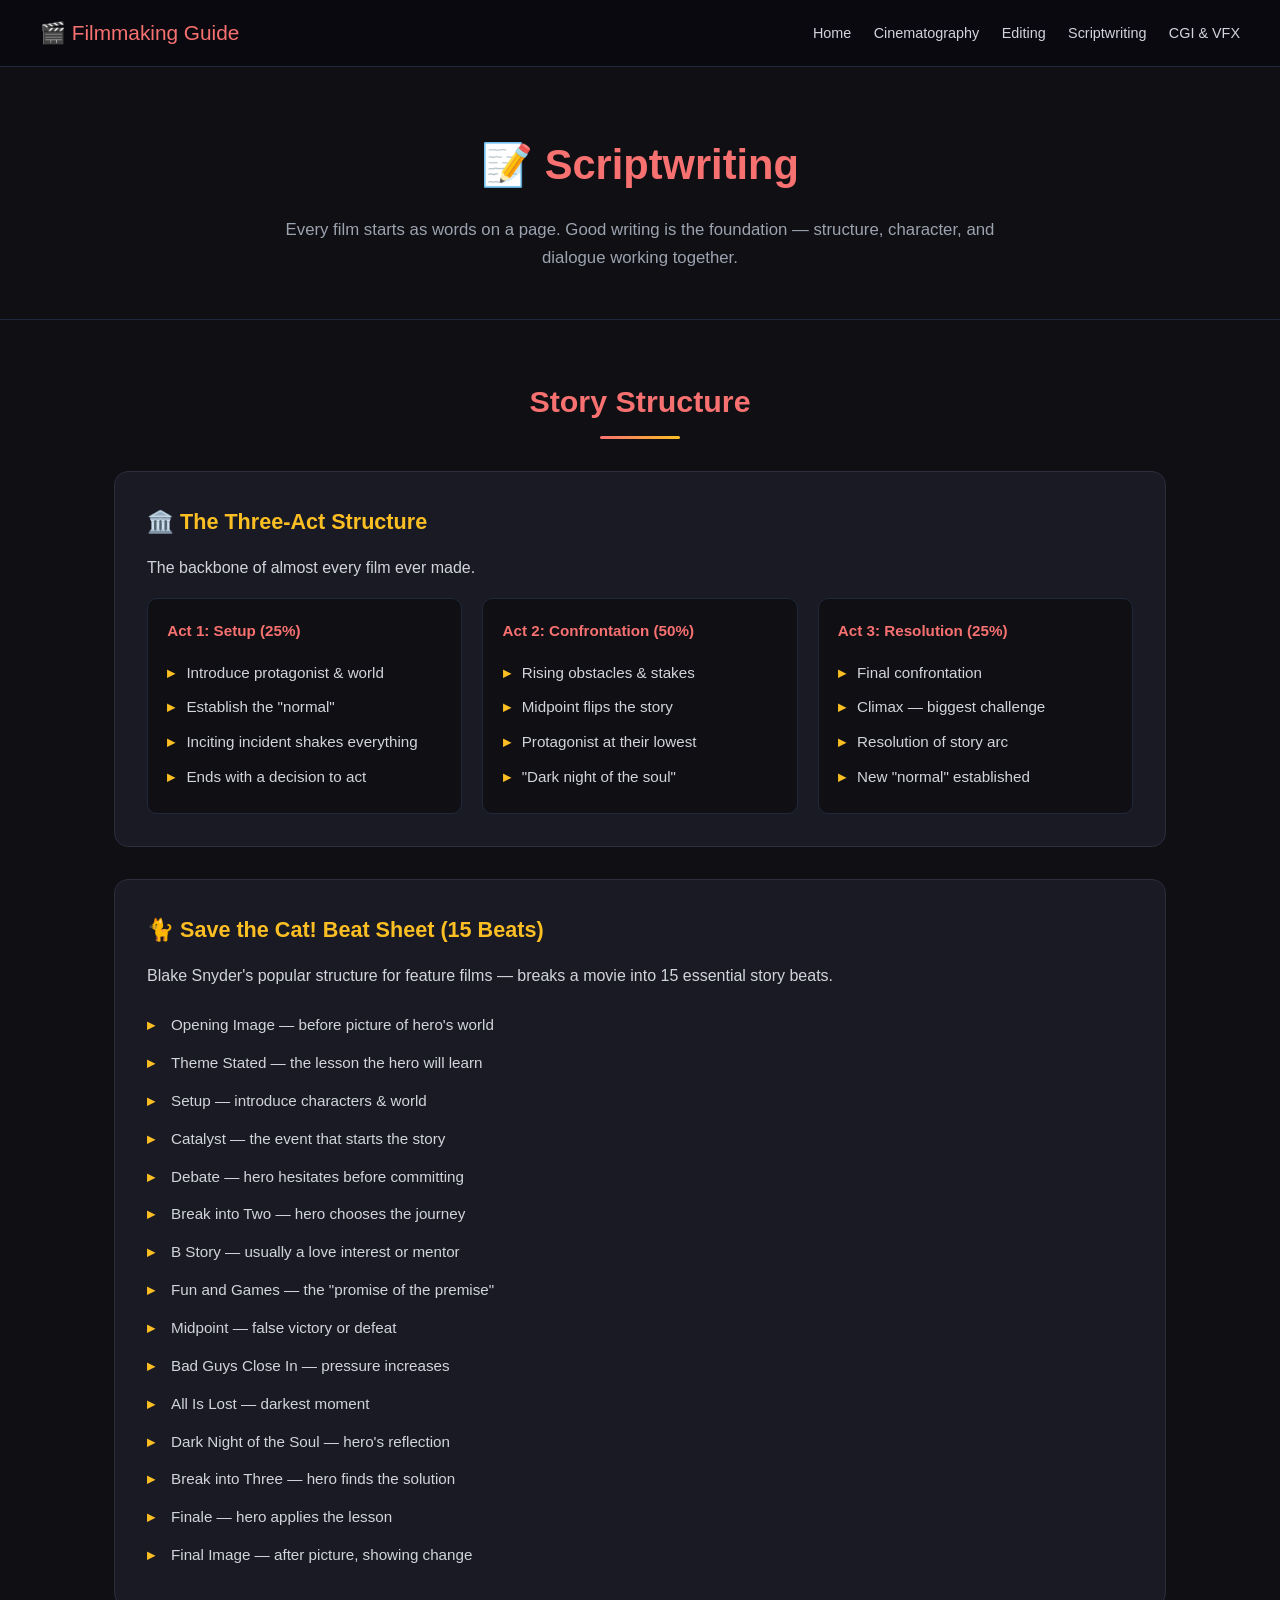
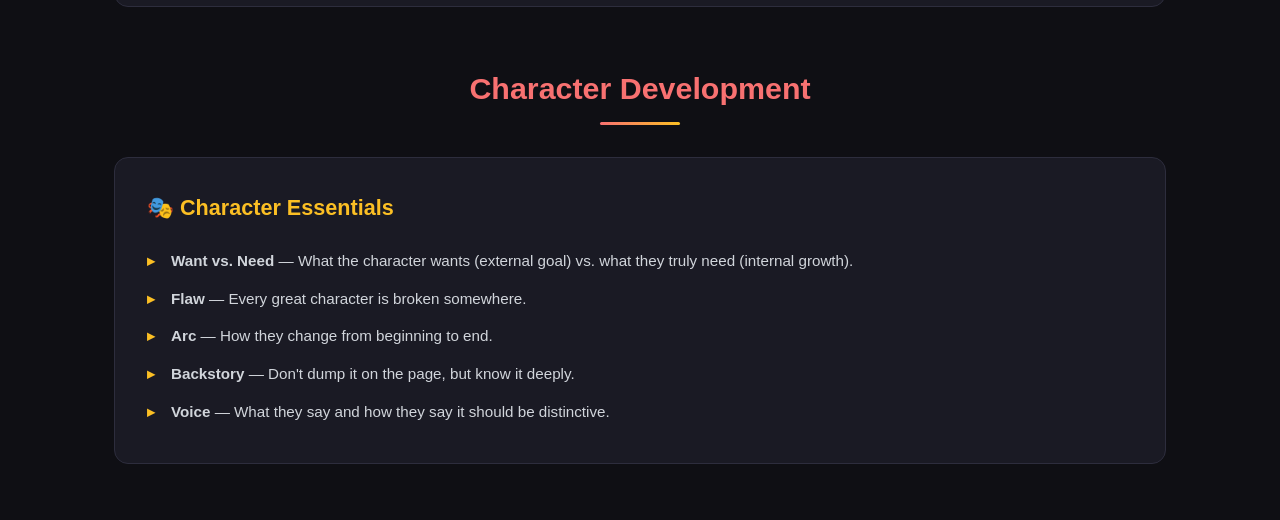
<file: scriptwriting.html>
<!DOCTYPE html>
<html lang="en">
<head>
    <meta charset="UTF-8">
    <meta name="viewport" content="width=device-width, initial-scale=1.0">
    <title>Scriptwriting — Filmmaking Guide</title>
    <link rel="stylesheet" href="style.css">
</head>
<body>
    <header>
        <nav>
            <h1><a href="index.html">🎬 Filmmaking Guide</a></h1>
            <ul>
                <li><a href="index.html">Home</a></li>
                <li><a href="cinematography.html">Cinematography</a></li>
                <li><a href="editing.html">Editing</a></li>
                <li><a href="scriptwriting.html">Scriptwriting</a></li>
                <li><a href="cgi.html">CGI & VFX</a></li>
            </ul>
        </nav>
    </header>

    <section class="page-hero">
        <h2>📝 Scriptwriting</h2>
        <p>Every film starts as words on a page. Good writing is the foundation — structure, character, and dialogue working together.</p>
    </section>

    <section class="content-section">
        <h2>Story Structure</h2>

        <div class="info-card">
            <h3>🏛️ The Three-Act Structure</h3>
            <p>The backbone of almost every film ever made.</p>
            <div class="details-grid">
                <div class="detail">
                    <h4>Act 1: Setup (25%)</h4>
                    <ul>
                        <li>Introduce protagonist & world</li>
                        <li>Establish the "normal"</li>
                        <li>Inciting incident shakes everything</li>
                        <li>Ends with a decision to act</li>
                    </ul>
                </div>
                <div class="detail">
                    <h4>Act 2: Confrontation (50%)</h4>
                    <ul>
                        <li>Rising obstacles & stakes</li>
                        <li>Midpoint flips the story</li>
                        <li>Protagonist at their lowest</li>
                        <li>"Dark night of the soul"</li>
                    </ul>
                </div>
                <div class="detail">
                    <h4>Act 3: Resolution (25%)</h4>
                    <ul>
                        <li>Final confrontation</li>
                        <li>Climax — biggest challenge</li>
                        <li>Resolution of story arc</li>
                        <li>New "normal" established</li>
                    </ul>
                </div>
            </div>
        </div>

        <div class="info-card">
            <h3>🐈 Save the Cat! Beat Sheet (15 Beats)</h3>
            <p>Blake Snyder's popular structure for feature films — breaks a movie into 15 essential story beats.</p>
            <ul>
                <li>Opening Image — before picture of hero's world</li>
                <li>Theme Stated — the lesson the hero will learn</li>
                <li>Setup — introduce characters & world</li>
                <li>Catalyst — the event that starts the story</li>
                <li>Debate — hero hesitates before committing</li>
                <li>Break into Two — hero chooses the journey</li>
                <li>B Story — usually a love interest or mentor</li>
                <li>Fun and Games — the "promise of the premise"</li>
                <li>Midpoint — false victory or defeat</li>
                <li>Bad Guys Close In — pressure increases</li>
                <li>All Is Lost — darkest moment</li>
                <li>Dark Night of the Soul — hero's reflection</li>
                <li>Break into Three — hero finds the solution</li>
                <li>Finale — hero applies the lesson</li>
                <li>Final Image — after picture, showing change</li>
            </ul>
        </div>
    </section>

    <section class="content-section">
        <h2>Character Development</h2>

        <div class="info-card">
            <h3>🎭 Character Essentials</h3>
            <ul>
                <li><strong>Want vs. Need</strong> — What the character wants (external goal) vs. what they truly need (internal growth).</li>
                <li><strong>Flaw</strong> — Every great character is broken somewhere.</li>
                <li><strong>Arc</strong> — How they change from beginning to end.</li>
                <li><strong>Backstory</strong> — Don't dump it on the page, but know it deeply.</li>
                <li><strong>Voice</strong> — What they say and how they say it should be distinctive.</li>
            </ul>
</file>
<file: style.css>
* {
    margin: 0;
    padding: 0;
    box-sizing: border-box;
}

body {
    font-family: 'Segoe UI', Arial, sans-serif;
    background: #0f0f14;
    color: #e5e7eb;
    line-height: 1.65;
}

/* HEADER */
header {
    background: rgba(10, 10, 15, 0.95);
    padding: 1rem 2rem;
    position: sticky;
    top: 0;
    z-index: 100;
    border-bottom: 1px solid #1e293b;
    backdrop-filter: blur(10px);
}

nav {
    display: flex;
    justify-content: space-between;
    align-items: center;
    flex-wrap: wrap;
    max-width: 1200px;
    margin: 0 auto;
    gap: 1rem;
}

nav h1 {
    color: #f87171;
    font-size: 1.3rem;
}

nav ul {
    list-style: none;
    display: flex;
    gap: 1.2rem;
    flex-wrap: wrap;
}

nav a {
    color: #d1d5db;
    text-decoration: none;
    font-weight: 500;
    font-size: 0.9rem;
    transition: color 0.3s;
}

nav a:hover {
    color: #f87171;
}

/* HERO */
.hero {
    text-align: center;
    padding: 6rem 2rem;
    background: radial-gradient(circle at center, #1e1b4b 0%, #0f0f14 70%);
}

.hero h2 {
    font-size: 3.2rem;
    margin-bottom: 1rem;
    background: linear-gradient(90deg, #f87171, #fbbf24);
    -webkit-background-clip: text;
    -webkit-text-fill-color: transparent;
    background-clip: text;
}

.hero p {
    font-size: 1.15rem;
    max-width: 700px;
    margin: 0 auto 2rem;
    color: #9ca3af;
}

.cta-button {
    display: inline-block;
    background: #f87171;
    color: #0f0f14;
    padding: 0.9rem 2rem;
    border-radius: 8px;
    text-decoration: none;
    font-weight: 700;
    transition: transform 0.3s, box-shadow 0.3s;
}

.cta-button:hover {
    transform: translateY(-3px);
    box-shadow: 0 10px 30px rgba(248, 113, 113, 0.4);
}

/* SECTIONS */
.content-section {
    max-width: 1100px;
    margin: 4rem auto;
    padding: 0 1.5rem;
}

.content-section > h2 {
    font-size: 2rem;
    color: #f87171;
    margin-bottom: 2.5rem;
    text-align: center;
    position: relative;
    padding-bottom: 0.75rem;
}

.content-section > h2::after {
    content: "";
    position: absolute;
    bottom: 0;
    left: 50%;
    transform: translateX(-50%);
    width: 80px;
    height: 3px;
    background: linear-gradient(90deg, #f87171, #fbbf24);
    border-radius: 2px;
}

/* PHASE OVERVIEW */
.phase-overview {
    display: grid;
    grid-template-columns: repeat(auto-fit, minmax(260px, 1fr));
    gap: 1.5rem;
}

.phase-box {
    background: #1a1a24;
    border: 1px solid #2d2d3d;
    border-radius: 14px;
    padding: 2rem;
    text-align: center;
    position: relative;
    transition: transform 0.3s, border-color 0.3s;
}

.phase-box:hover {
    transform: translateY(-5px);
    border-color: #f87171;
}

.phase-number {
    display: inline-flex;
    align-items: center;
    justify-content: center;
    width: 50px;
    height: 50px;
    background: linear-gradient(135deg, #f87171, #fbbf24);
    color: #0f0f14;
    border-radius: 50%;
    font-size: 1.5rem;
    font-weight: bold;
    margin-bottom: 1rem;
}

.phase-box h3 {
    color: #fbbf24;
    margin-bottom: 0.75rem;
}

.phase-box p {
    color: #9ca3af;
    font-size: 0.95rem;
}

.phase-stat {
    margin-top: 1rem;
    padding-top: 1rem;
    border-top: 1px solid #2d2d3d;
    color: #f87171 !important;
    font-size: 0.9rem !important;
}

/* STEP CARDS */
.step-card {
    background: #1a1a24;
    border: 1px solid #2d2d3d;
    border-radius: 14px;
    padding: 2rem;
    margin-bottom: 2rem;
    transition: border-color 0.3s;
}

.step-card:hover {
    border-color: #f87171;
}

.step-header {
    display: flex;
    align-items: center;
    gap: 0.75rem;
    margin-bottom: 1rem;
}

.step-icon {
    font-size: 1.8rem;
}

.step-header h3 {
    color: #fbbf24;
    font-size: 1.4rem;
}

.description {
    color: #9ca3af;
    margin-bottom: 1.5rem;
}

/* DETAILS GRID */
.details-grid {
    display: grid;
    grid-template-columns: repeat(auto-fit, minmax(240px, 1fr));
    gap: 1.25rem;
}

.detail {
    background: #0f0f14;
    padding: 1.2rem;
    border-radius: 10px;
    border: 1px solid #1e293b;
}

.detail h4 {
    color: #f87171;
    font-size: 0.95rem;
    margin-bottom: 0.75rem;
}

.detail ul {
    list-style: none;
    font-size: 0.9rem;
}

.detail ul li {
    padding: 0.3rem 0;
    padding-left: 1.2rem;
    position: relative;
    color: #d1d5db;
}

.detail ul li::before {
    content: "▸";
    position: absolute;
    left: 0;
    color: #fbbf24;
    font-weight: bold;
}

/* GEAR TABLE */
.gear-table-wrap {
    overflow-x: auto;
    border-radius: 12px;
    border: 1px solid #2d2d3d;
}

.gear-table {
    width: 100%;
    border-collapse: collapse;
    background: #1a1a24;
    font-size: 0.9rem;
    min-width: 700px;
}

.gear-table thead {
    background: linear-gradient(135deg, #f87171, #fbbf24);
    color: #0f0f14;
}

.gear-table th,
.gear-table td {
    padding: 1rem;
    text-align: left;
    border-bottom: 1px solid #2d2d3d;
}

.gear-table tbody tr:hover {
    background: #22222e;
}

.gear-table td {
    color: #d1d5db;
}

.gear-tip {
    background: #1a1a24;
    border-left: 4px solid #fbbf24;
    padding: 1.5rem 2rem;
    border-radius: 10px;
    margin-top: 2rem;
}

.gear-tip h3 {
    color: #fbbf24;
    margin-bottom: 0.75rem;
}

.gear-tip p {
    color: #d1d5db;
}

/* RESOURCES */
.resources-grid {
    display: grid;
    grid-template-columns: repeat(auto-fit, minmax(280px, 1fr));
    gap: 1.5rem;
}

.resource-card {
    background: #1a1a24;
    border: 1px solid #2d2d3d;
    padding: 1.75rem;
    border-radius: 12px;
    border-top: 3px solid #f87171;
    transition: transform 0.3s;
}

.resource-card:hover {
    transform: translateY(-4px);
}

.resource-card h3 {
    color: #fbbf24;
    margin-bottom: 1rem;
}

.resource-card ul {
    list-style: none;
    font-size: 0.9rem;
}

.resource-card ul li {
    padding: 0.4rem 0;
    padding-left: 1.2rem;
    position: relative;
    color: #d1d5db;
}

.resource-card ul li::before {
    content: "→";
    position: absolute;
    left: 0;
    color: #f87171;
}

/* FOOTER */
footer {
    text-align: center;
    padding: 2.5rem 1rem;
    background: #0a0a0f;
    color: #6b7280;
    margin-top: 4rem;
    border-top: 1px solid #1e293b;
}

/* RESPONSIVE */
@media (max-width: 700px) {
    .hero h2 { font-size: 2rem; }
    .hero p { font-size: 1rem; }
    nav ul { gap: 0.6rem; font-size: 0.8rem; }
    nav h1 { font-size: 1.1rem; }
    .step-card { padding: 1.5rem; }
    .content-section > h2 { font-size: 1.6rem; }
}
* {
    margin: 0;
    padding: 0;
    box-sizing: border-box;
}

body {
    font-family: 'Segoe UI', Arial, sans-serif;
    background: #0f0f14;
    color: #e5e7eb;
    line-height: 1.65;
}

/* HEADER (same on every page) */
header {
    background: rgba(10, 10, 15, 0.95);
    padding: 1rem 2rem;
    position: sticky;
    top: 0;
    z-index: 100;
    border-bottom: 1px solid #1e293b;
    backdrop-filter: blur(10px);
}

nav {
    display: flex;
    justify-content: space-between;
    align-items: center;
    flex-wrap: wrap;
    max-width: 1200px;
    margin: 0 auto;
    gap: 1rem;
}

nav h1 a {
    color: #f87171;
    font-size: 1.3rem;
    text-decoration: none;
}

nav ul {
    list-style: none;
    display: flex;
    gap: 1.4rem;
    flex-wrap: wrap;
}

nav a {
    color: #d1d5db;
    text-decoration: none;
    font-weight: 500;
    font-size: 0.9rem;
    transition: color 0.3s;
}

nav a:hover,
nav a.active {
    color: #f87171;
}

/* HERO */
.hero {
    text-align: center;
    padding: 6rem 2rem;
    background: radial-gradient(circle at center, #1e1b4b 0%, #0f0f14 70%);
}

.hero h2 {
    font-size: 3rem;
    margin-bottom: 1rem;
    background: linear-gradient(90deg, #f87171, #fbbf24);
    -webkit-background-clip: text;
    -webkit-text-fill-color: transparent;
    background-clip: text;
}

.hero p {
    font-size: 1.15rem;
    max-width: 750px;
    margin: 0 auto 2rem;
    color: #9ca3af;
}

.cta-button {
    display: inline-block;
    background: #f87171;
    color: #0f0f14;
    padding: 0.9rem 2rem;
    border-radius: 8px;
    text-decoration: none;
    font-weight: 700;
    transition: transform 0.3s, box-shadow 0.3s;
}

.cta-button:hover {
    transform: translateY(-3px);
    box-shadow: 0 10px 30px rgba(248, 113, 113, 0.4);
}

/* PAGE HERO (for topic pages) */
.page-hero {
    padding: 4rem 2rem 3rem;
    text-align: center;
    border-bottom: 1px solid #1e293b;
}

.page-hero h2 {
    font-size: 2.6rem;
    color: #f87171;
    margin-bottom: 1rem;
}

.page-hero p {
    color: #9ca3af;
    max-width: 750px;
    margin: 0 auto;
    font-size: 1.05rem;
}

/* SECTIONS */
.content-section {
    max-width: 1100px;
    margin: 3.5rem auto;
    padding: 0 1.5rem;
}

.content-section h2 {
    font-size: 1.9rem;
    color: #f87171;
    margin-bottom: 2rem;
    text-align: center;
    position: relative;
    padding-bottom: 0.75rem;
}

.content-section h2::after {
    content: "";
    position: absolute;
    bottom: 0;
    left: 50%;
    transform: translateX(-50%);
    width: 80px;
    height: 3px;
    background: linear-gradient(90deg, #f87171, #fbbf24);
    border-radius: 2px;
}

/* TOPIC GRID (used on homepage) */
.topic-grid {
    display: grid;
    grid-template-columns: repeat(auto-fit, minmax(260px, 1fr));
    gap: 1.75rem;
}

.topic-card {
    display: block;
    background: #1a1a24;
    border: 1px solid #2d2d3d;
    border-radius: 14px;
    padding: 2rem 1.75rem;
    text-decoration: none;
    color: inherit;
    transition: transform 0.3s, border-color 0.3s, box-shadow 0.3s;
    position: relative;
    overflow: hidden;
}

.topic-card::before {
    content: "";
    position: absolute;
    top: 0; left: 0;
    width: 100%;
    height: 4px;
    background: linear-gradient(90deg, #f87171, #fbbf24);
}

.topic-card:hover {
    transform: translateY(-6px);
    border-color: #f87171;
    box-shadow: 0 15px 40px rgba(248, 113, 113, 0.15);
}

.topic-icon {
    font-size: 2.8rem;
    margin-bottom: 1rem;
    display: block;
}

.topic-card h3 {
    color: #fbbf24;
    font-size: 1.4rem;
    margin-bottom: 0.75rem;
}

.topic-card p {
    color: #9ca3af;
    font-size: 0.95rem;
    margin-bottom: 1.2rem;
}

.topic-card .read-more {
    color: #f87171;
    font-weight: 600;
    font-size: 0.9rem;
}

/* INFO CARD (used on topic pages) */
.info-card {
    background: #1a1a24;
    border: 1px solid #2d2d3d;
    border-radius: 14px;
    padding: 2rem;
    margin-bottom: 2rem;
    transition: border-color 0.3s;
}

.info-card:hover {
    border-color: #f87171;
}

.info-card h3 {
    color: #fbbf24;
    font-size: 1.35rem;
    margin-bottom: 1rem;
    display: flex;
    align-items: center;
    gap: 0.6rem;
}

.info-card p {
    color: #d1d5db;
    margin-bottom: 1rem;
}

.info-card ul {
    list-style: none;
    margin-top: 0.75rem;
}

.info-card ul li {
    padding: 0.4rem 0 0.4rem 1.5rem;
    position: relative;
    color: #d1d5db;
    font-size: 0.95rem;
}

.info-card ul li::before {
    content: "▸";
    position: absolute;
    left: 0;
    color: #fbbf24;
    font-weight: bold;
}

/* DETAILS GRID */
.details-grid {
    display: grid;
    grid-template-columns: repeat(auto-fit, minmax(240px, 1fr));
    gap: 1.25rem;
    margin-top: 1rem;
}

.detail {
    background: #0f0f14;
    padding: 1.2rem;
    border-radius: 10px;
    border: 1px solid #1e293b;
}

.detail h4 {
    color: #f87171;
    font-size: 0.95rem;
    margin-bottom: 0.75rem;
}

.detail ul {
    list-style: none;
    font-size: 0.9rem;
}

.detail ul li {
    padding: 0.3rem 0;
    padding-left: 1.2rem;
    position: relative;
    color: #d1d5db;
}

.detail ul li::before {
    content: "▸";
    position: absolute;
    left: 0;
    color: #fbbf24;
}

/* TABLE */
.table-wrap {
    overflow-x: auto;
    border-radius: 12px;
    border: 1px solid #2d2d3d;
    margin-top: 1rem;
}

table {
    width: 100%;
    border-collapse: collapse;
    background: #1a1a24;
    font-size: 0.9rem;
    min-width: 600px;
}

thead {
    background: linear-gradient(135deg, #f87171, #fbbf24);
    color: #0f0f14;
}

th, td {
    padding: 0.9rem 1rem;
    text-align: left;
    border-bottom: 1px solid #2d2d3d;
}

td {
    color: #d1d5db;
}

tbody tr:hover {
    background: #22222e;
}

/* TIP BOX */
.tip-box {
    background: #1a1a24;
    border-left: 4px solid #fbbf24;
    padding: 1.5rem 1.75rem;
    border-radius: 10px;
    margin-top: 2rem;
}

.tip-box h4 {
    color: #fbbf24;
    margin-bottom: 0.6rem;
}

.tip-box p {
    color: #d1d5db;
}

/* BACK LINK */
.back-link {
    display: inline-block;
    margin-top: 2rem;
    color: #f87171;
    text-decoration: none;
    font-weight: 600;
}

.back-link:hover {
    text-decoration: underline;
}

/* FOOTER */
footer {
    text-align: center;
    padding: 2.5rem 1rem;
    background: #0a0a0f;
    color: #6b7280;
    margin-top: 4rem;
    border-top: 1px solid #1e293b;
}

footer a {
    color: #f87171;
    text-decoration: none;
}

/* RESPONSIVE */
@media (max-width: 700px) {
    .hero h2 { font-size: 2rem; }
    .page-hero h2 { font-size: 1.9rem; }
    .hero p { font-size: 1rem; }
    nav ul { gap: 0.6rem; font-size: 0.8rem; }
    nav h1 a { font-size: 1.1rem; }
    .content-section h2 { font-size: 1.5rem; }
    .info-card, .topic-card { padding: 1.5rem; }
}
</file>
